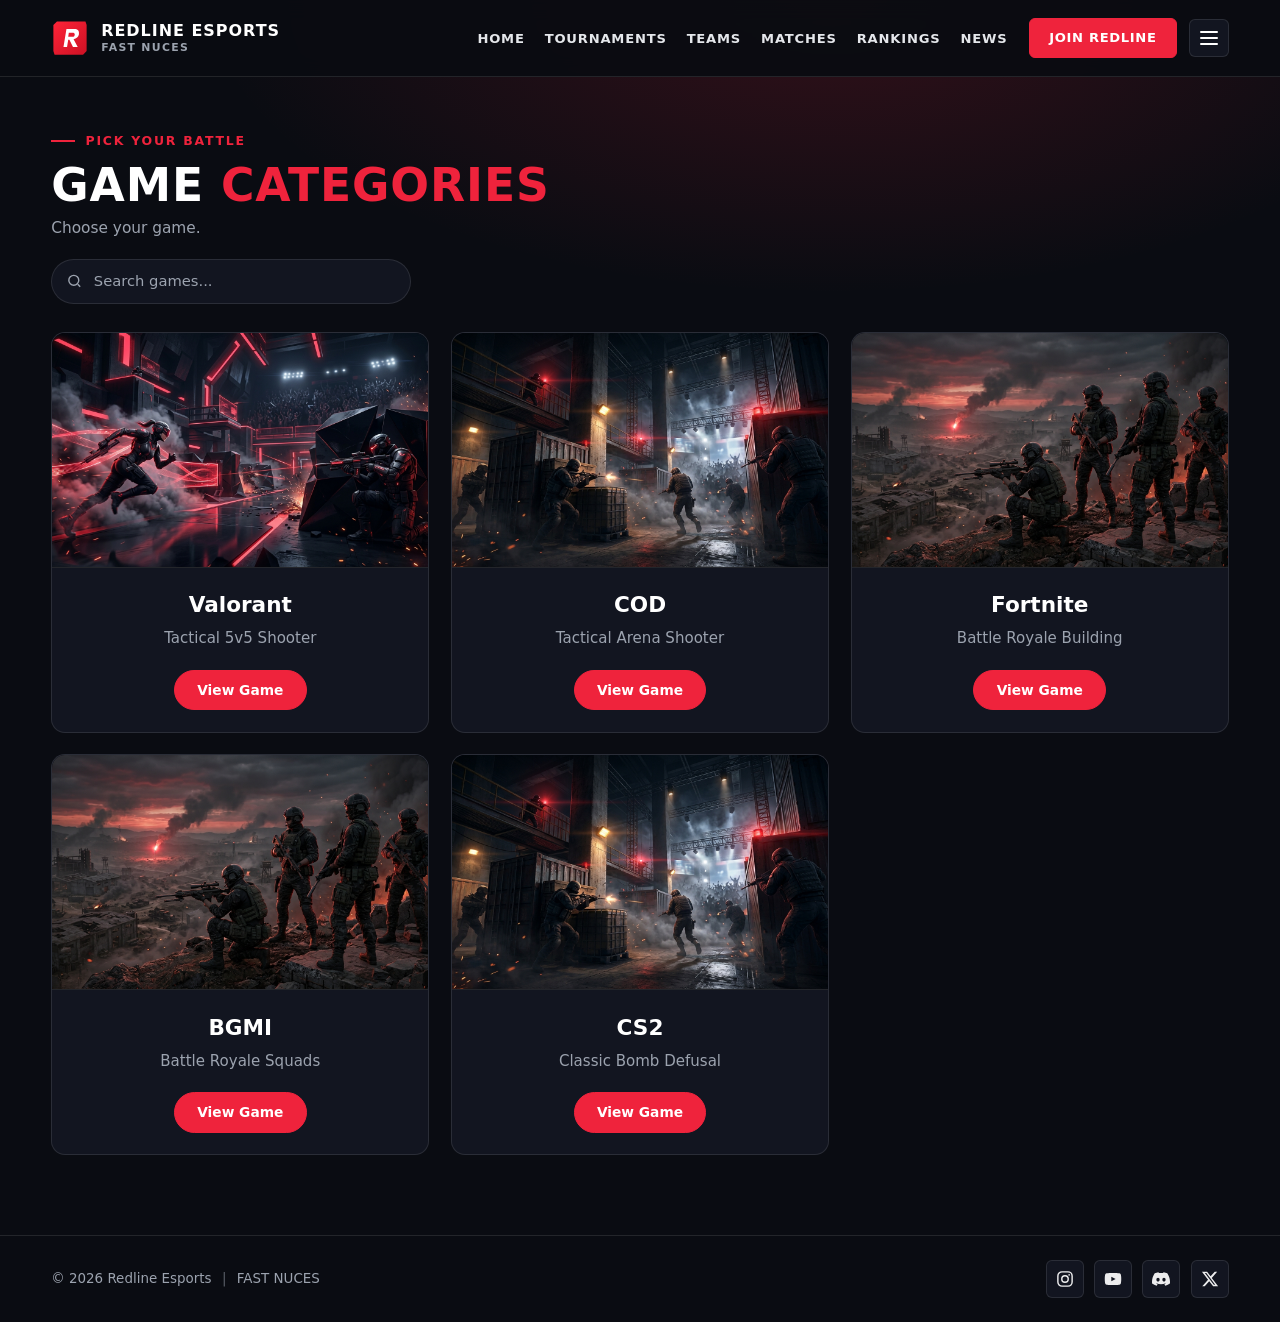
<file: pages/game-categories.html>
<!DOCTYPE html>
<html lang="en">
<head>
  <meta charset="UTF-8" />
  <meta name="viewport" content="width=device-width, initial-scale=1.0" />
  <title>Game Categories | Redline Esports</title>
  <link rel="icon" type="image/svg+xml" href="../images/redline-logo.svg" />
  <link rel="stylesheet" href="../css/style.css" />
  <link rel="stylesheet" href="../css/game-categories.css" />
</head>
<body>
  <header class="site-header">
    <div class="container header-inner">
      <a href="../index.html" class="brand" aria-label="Redline Esports Home">
        <img src="../images/redline-logo.svg" alt="Redline Esports Logo" class="brand-logo" />
        <div class="brand-text">
          <span class="brand-name">Redline Esports</span>
          <span class="brand-sub">FAST NUCES</span>
        </div>
      </a>

      <div class="header-right">
        <nav class="main-nav" aria-label="Primary Navigation">
          <ul class="nav-links">
            <li><a href="../index.html" class="nav-link">Home</a></li>
            <li><a href="tournaments.html" class="nav-link">Tournaments</a></li>
            <li><a href="teams.html" class="nav-link">Teams</a></li>
            <li><a href="match-results.html" class="nav-link">Matches</a></li>
            <li><a href="leaderboard.html" class="nav-link">Rankings</a></li>
            <li><a href="news.html" class="nav-link">News</a></li>
          </ul>
        </nav>

        <div class="header-controls">
          <button type="button" id="openJoinModal" class="btn-join">Join Redline</button>
          <button
            type="button"
            id="menuToggle"
            class="menu-toggle"
            aria-label="Show all pages"
            aria-expanded="false"
            aria-controls="pagesDropdown"
          >
            <span class="menu-toggle-bar"></span>
            <span class="menu-toggle-bar"></span>
            <span class="menu-toggle-bar"></span>
          </button>
        </div>
      </div>

      <div id="pagesDropdown" class="pages-dropdown" hidden>
        <ul class="dropdown-list">
          <li class="mobile-only-link"><a href="../index.html" class="dropdown-link">Home</a></li>
          <li><a href="tournaments.html" class="dropdown-link">Tournaments</a></li>
          <li><a href="teams.html" class="dropdown-link">Teams</a></li>
          <li><a href="team-registration.html" class="dropdown-link">Team Registration</a></li>
          <li><a href="player-profiles.html" class="dropdown-link">Player Profiles</a></li>
          <li><a href="match-schedule.html" class="dropdown-link">Match Schedule</a></li>
          <li><a href="match-results.html" class="dropdown-link">Match Results</a></li>
          <li><a href="game-categories.html" class="dropdown-link active" aria-current="page">Game Categories</a></li>
          <li><a href="leaderboard.html" class="dropdown-link">Leaderboard</a></li>
          <li><a href="university-rankings.html" class="dropdown-link">University Rankings</a></li>
          <li><a href="hall-of-fame.html" class="dropdown-link">Hall of Fame</a></li>
          <li><a href="news.html" class="dropdown-link">Gaming News</a></li>
          <li><a href="media-gallery.html" class="dropdown-link">Media Gallery</a></li>
          <li><a href="contact.html" class="dropdown-link">Contact Us</a></li>
          <li><a href="about.html" class="dropdown-link">About Us</a></li>
        </ul>
      </div>
    </div>
  </header>

  <main>
    <section class="categories-page">
      <div class="container">
        <div class="page-intro">
          <span class="page-eyebrow">Pick Your Battle</span>
          <h1 class="page-title">Game <span>Categories</span></h1>
          <p class="page-subtitle">Choose your game.</p>

          <div class="search-bar-wrap">
            <svg class="search-icon" viewBox="0 0 24 24" fill="none" stroke="currentColor" stroke-width="2" aria-hidden="true">
              <circle cx="11" cy="11" r="7"></circle>
              <line x1="20" y1="20" x2="16.65" y2="16.65"></line>
            </svg>
            <input
              type="search"
              id="gameSearchInput"
              class="category-search-input"
              placeholder="Search games..."
              aria-label="Search games"
            />
          </div>
        </div>

        <div id="categoryGrid" class="category-grid"></div>
        <p id="emptySearchState" class="empty-search-state" hidden>No games match your search. Try Valorant, COD, Fortnite, BGMI, or CS2.</p>
      </div>
    </section>
  </main>

  <footer class="site-footer">
    <div class="container footer-inner">
      <div class="footer-meta">
        <span>&copy; 2026 Redline Esports</span>
        <span class="footer-sep">|</span>
        <span>FAST NUCES</span>
      </div>

      <div class="social-row" aria-label="Social Media">
        <a href="https://www.instagram.com/" target="_blank" rel="noopener noreferrer" class="social-link" aria-label="Instagram" title="Instagram">
          <img src="../images/icons/instagram.svg" alt="Instagram" />
        </a>
        <a href="https://www.youtube.com/" target="_blank" rel="noopener noreferrer" class="social-link" aria-label="YouTube" title="YouTube">
          <img src="../images/icons/youtube.svg" alt="YouTube" />
        </a>
        <a href="https://discord.com/" target="_blank" rel="noopener noreferrer" class="social-link" aria-label="Discord" title="Discord">
          <img src="../images/icons/discord.svg" alt="Discord" />
        </a>
        <a href="https://x.com/" target="_blank" rel="noopener noreferrer" class="social-link" aria-label="X (formerly Twitter)" title="X">
          <img src="../images/icons/x.svg" alt="X" />
        </a>
      </div>
    </div>
  </footer>

  <!-- Join Redline Modal -->
  <div id="joinModal" class="modal-overlay" role="dialog" aria-modal="true" aria-labelledby="joinModalTitle" hidden>
    <div class="modal-card">
      <div class="modal-header">
        <h2 id="joinModalTitle" class="modal-title">Join <span>Redline</span></h2>
        <button type="button" class="modal-close" data-close-modal aria-label="Close modal">&times;</button>
      </div>
      <form id="joinForm" class="modal-form">
        <div class="form-group">
          <label for="joinName">Player or Team Name</label>
          <input type="text" id="joinName" required placeholder="e.g. Nuces Raptors" />
        </div>
        <div class="form-group">
          <label for="joinEmail">University Email</label>
          <input type="email" id="joinEmail" required placeholder="i263121@isb.nu.edu.pk" />
        </div>
        <div class="form-group">
          <label for="joinGame">Primary Game</label>
          <select id="joinGame" required>
            <option value="Valorant">Valorant</option>
            <option value="COD">COD</option>
            <option value="Fortnite">Fortnite</option>
            <option value="BGMI">BGMI</option>
            <option value="CS2">CS2</option>
          </select>
        </div>
        <button type="submit" class="btn-join">Submit Registration</button>
      </form>
      <p id="joinFeedback" class="modal-feedback" hidden></p>
    </div>
  </div>

  <script src="../js/main.js"></script>
  <script src="../js/games-data.js"></script>
  <script src="../js/game-categories.js"></script>
</body>
</html>
</file>
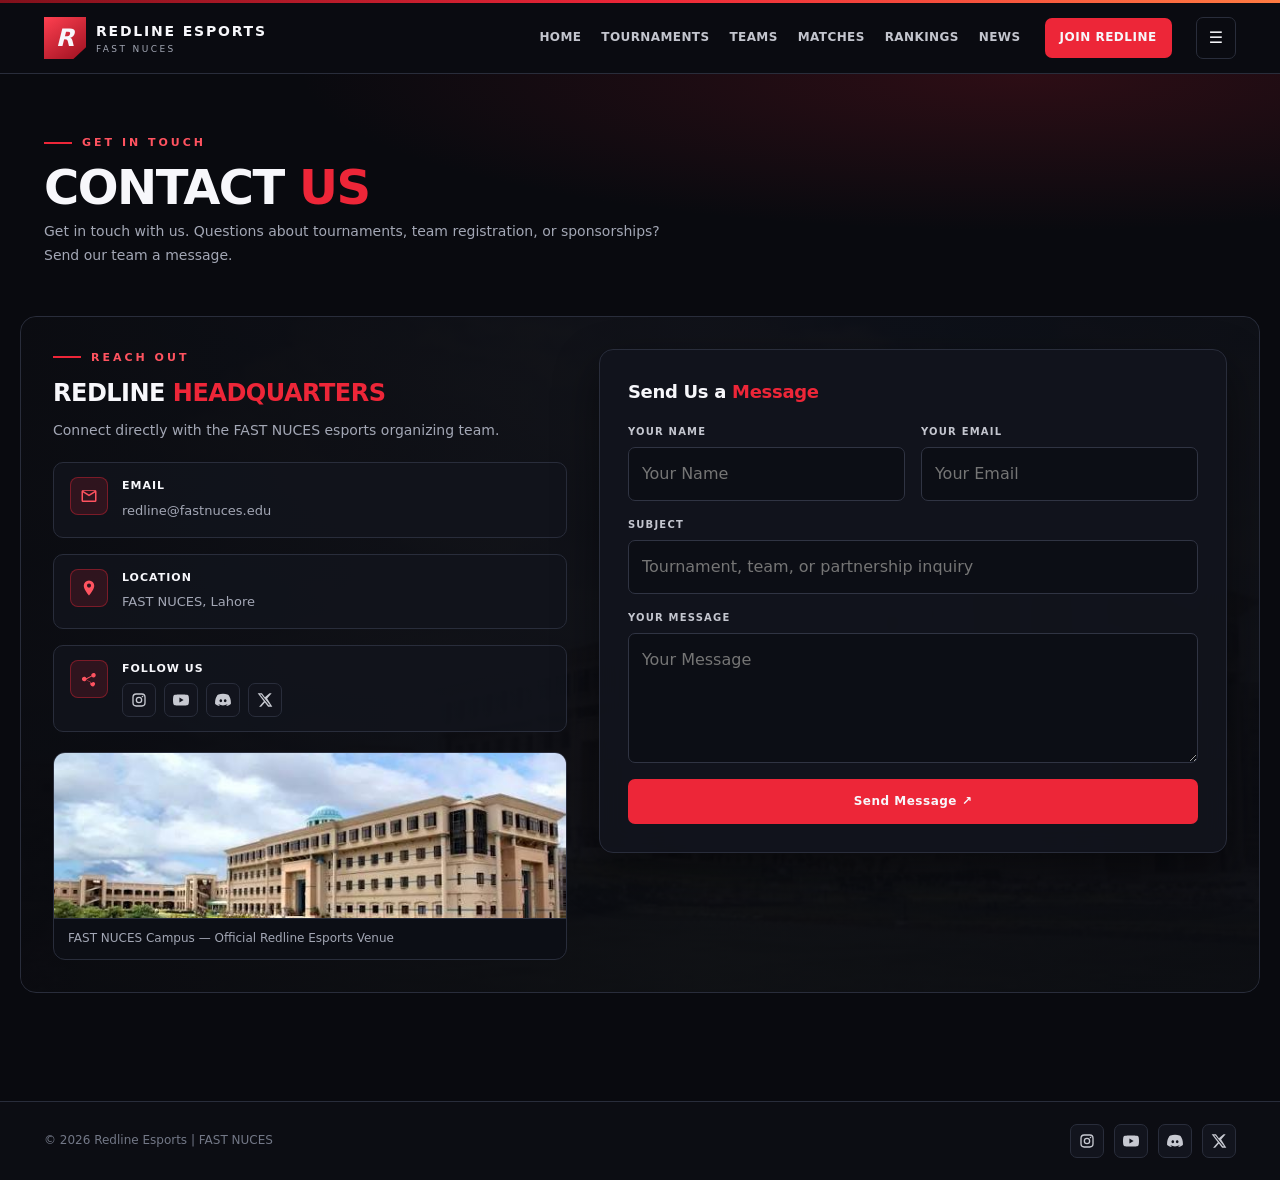
<file: pages/i263154_contact_us.html>
<!DOCTYPE html>
<html lang="en">
<head>
  <meta charset="UTF-8">
  <meta name="viewport" content="width=device-width, initial-scale=1.0">
  <meta name="theme-color" content="#090a0f">
  <title>Contact Us | REDLINE ESPORTS</title>

  <!-- ======================================================================
       CSS FILE LINK (Update path if moved into another folder on GitHub)
       ====================================================================== -->
  <link rel="stylesheet" href="../css/i263154_contact_us.css">
</head>
<body>

  <!-- Top Accent Line -->
  <div class="topline"></div>

  <!-- ======================================================================
       HEADER NAVIGATION
       Page links are left as "#" so you can connect them in GitHub later.
       ====================================================================== -->
  <header class="nav-wrap">
    <nav class="nav">
      <a class="brand" href="#">
        <span class="brandmark">R</span>
        <span>
          <strong>REDLINE ESPORTS</strong>
          <small>FAST NUCES</small>
        </span>
      </a>

      <div class="navlinks">
        <a href="#">HOME</a>
        <a href="#">TOURNAMENTS</a>
        <a href="#">TEAMS</a>
        <a href="#">MATCHES</a>
        <a href="#">RANKINGS</a>
        <a href="#">NEWS</a>
      </div>

      <a class="btn small" href="#">JOIN REDLINE</a>
      <button class="menu-btn" id="menuBtn" aria-label="Open All Pages Menu">&#9776;</button>
    </nav>

    <!-- 3-Bar All-Pages Dropdown Menu (Add your page hrefs later in GitHub) -->
    <div class="all-pages-menu" id="allPagesMenu">
      <div class="menu-title">All Pages</div>
      <div class="all-pages-list">
        <a href="#">Home</a>
        <a href="#">Tournaments</a>
        <a href="#">Teams</a>
        <a href="#">Team Registration</a>
        <a href="#">Player Profiles</a>
        <a href="#">Match Schedule</a>
        <a href="#">Match Results</a>
        <a href="#">Game Categories</a>
        <a href="#">Leaderboard</a>
        <a href="#">University Rankings</a>
        <a href="#">Hall of Fame</a>
        <a href="#">Gaming News</a>
        <a href="i263154_media_gallery.html">Media Gallery</a>
        <a href="#" class="active">Contact Us</a>
        <a href="#">About Us</a>
      </div>
    </div>
  </header>

  <!-- ======================================================================
       MAIN CONTENT: CONTACT US
       ====================================================================== -->
  <main>
    <!-- Page Hero -->
    <section class="pageHero">
      <div class="wrap">
        <div class="eyebrow">GET IN TOUCH</div>
        <h1 class="pageTitle">CONTACT <span class="red">US</span></h1>
        <p class="sub">Get in touch with us. Questions about tournaments, team registration, or sponsorships? Send our team a message.</p>
      </div>
    </section>

    <!-- Contact Section -->
    <section class="wrap section">
      <div class="contact-stage">
        <!-- ==================================================================
             IMAGE LINK 1 (Subtle Campus Background matching Prototype #14)
             Update src="..." if you move this image into /images/ on GitHub.
             ================================================================== -->
        <img class="contact-bg-img" src="../images/i263154_contact_us_image/contact-us-campus.jpg" alt="" aria-hidden="true">

        <div class="contact-grid">

          <!-- Left Column: Contact Info + Campus Photo -->
          <div class="contact-info-card">
            <div class="contact-info-head">
              <div class="eyebrow">REACH OUT</div>
              <h2>REDLINE <span class="red">HEADQUARTERS</span></h2>
              <p class="sub">Connect directly with the FAST NUCES esports organizing team.</p>
            </div>

            <div class="contact-list">
              <!-- Email -->
              <div class="contact-item">
                <div class="contact-icon" aria-hidden="true">
                  <svg viewBox="0 0 24 24">
                    <path d="M4 4h16a2 2 0 0 1 2 2v12a2 2 0 0 1-2 2H4a2 2 0 0 1-2-2V6a2 2 0 0 1 2-2Zm0 3.2V18h16V7.2l-8 5-8-5ZM12 10l8-5H4l8 5Z"/>
                  </svg>
                </div>
                <div>
                  <strong>Email</strong>
                  <span>redline@fastnuces.edu</span>
                </div>
              </div>

              <!-- Location -->
              <div class="contact-item">
                <div class="contact-icon" aria-hidden="true">
                  <svg viewBox="0 0 24 24">
                    <path d="M12 2a7 7 0 0 1 7 7c0 5.2-7 13-7 13S5 14.2 5 9a7 7 0 0 1 7-7Zm0 9.5A2.5 2.5 0 1 0 12 6a2.5 2.5 0 0 0 0 5.5Z"/>
                  </svg>
                </div>
                <div>
                  <strong>Location</strong>
                  <span>FAST NUCES, Lahore</span>
                </div>
              </div>

              <!-- Follow Us -->
              <div class="contact-item">
                <div class="contact-icon" aria-hidden="true">
                  <svg viewBox="0 0 24 24">
                    <path d="M18 16a3 3 0 0 0-2.4 1.2l-6.7-3.4a3.1 3.1 0 0 0 0-1.6l6.7-3.4A3 3 0 1 0 15 7a2.9 2.9 0 0 0 .1.7L8.4 11a3 3 0 1 0 0 2l6.7 3.4A3 3 0 1 0 18 16Z"/>
                  </svg>
                </div>
                <div>
                  <strong>Follow Us</strong>
                  <div class="contact-socials">
                    <a class="social-icon-link" href="https://www.instagram.com/" target="_blank" rel="noopener noreferrer" aria-label="Instagram" title="Instagram">
                      <svg viewBox="0 0 24 24" aria-hidden="true">
                        <path d="M7.75 2h8.5A5.75 5.75 0 0 1 22 7.75v8.5A5.75 5.75 0 0 1 16.25 22h-8.5A5.75 5.75 0 0 1 2 16.25v-8.5A5.75 5.75 0 0 1 7.75 2Zm0 2A3.75 3.75 0 0 0 4 7.75v8.5A3.75 3.75 0 0 0 7.75 20h8.5A3.75 3.75 0 0 0 20 16.25v-8.5A3.75 3.75 0 0 0 16.25 4h-8.5Zm9.5 1.5a1.25 1.25 0 1 1 0 2.5 1.25 1.25 0 0 1 0-2.5ZM12 7a5 5 0 1 1 0 10 5 5 0 0 1 0-10Zm0 2a3 3 0 1 0 0 6 3 3 0 0 0 0-6Z"/>
                      </svg>
                    </a>
                    <a class="social-icon-link" href="https://www.youtube.com/" target="_blank" rel="noopener noreferrer" aria-label="YouTube" title="YouTube">
                      <svg viewBox="0 0 24 24" aria-hidden="true">
                        <path d="M23.5 6.2a3 3 0 0 0-2.1-2.1C19.5 3.6 12 3.6 12 3.6s-7.5 0-9.4.5A3 3 0 0 0 .5 6.2 31.4 31.4 0 0 0 0 12a31.4 31.4 0 0 0 .5 5.8 3 3 0 0 0 2.1 2.1c1.9.5 9.4.5 9.4.5s7.5 0 9.4-.5a3 3 0 0 0 2.1-2.1A31.4 31.4 0 0 0 24 12a31.4 31.4 0 0 0-.5-5.8ZM9.6 15.6V8.4l6.3 3.6-6.3 3.6Z"/>
                      </svg>
                    </a>
                    <a class="social-icon-link" href="https://discord.com/" target="_blank" rel="noopener noreferrer" aria-label="Discord" title="Discord">
                      <svg viewBox="0 0 24 24" aria-hidden="true">
                        <path d="M20.3 4.4A19.8 19.8 0 0 0 15.4 3l-.2.5a18.3 18.3 0 0 1 4.4 1.4 15.5 15.5 0 0 0-15.2 0A18.3 18.3 0 0 1 8.8 3.5L8.6 3a19.8 19.8 0 0 0-4.9 1.4C.6 9-.2 13.5.2 18a20 20 0 0 0 6 3l.8-1.3a13 13 0 0 1-2-.9l.5-.4a14.2 14.2 0 0 0 13 0l.5.4a13 13 0 0 1-2 .9l.8 1.3a20 20 0 0 0 6-3c.5-5.2-.8-9.7-3.5-13.6ZM8.7 15.2c-1.1 0-2-1-2-2.2s.9-2.2 2-2.2 2 1 2 2.2-.9 2.2-2 2.2Zm6.6 0c-1.1 0-2-1-2-2.2s.9-2.2 2-2.2 2 1 2 2.2-.9 2.2-2 2.2Z"/>
                      </svg>
                    </a>
                    <a class="social-icon-link" href="https://x.com/" target="_blank" rel="noopener noreferrer" aria-label="X" title="X">
                      <svg viewBox="0 0 24 24" aria-hidden="true">
                        <path d="M18.9 2H22l-6.8 7.8L23 22h-6.3l-4.9-6.4L6.2 22H3.1l7.2-8.3L1 2h6.4l4.4 5.9L18.9 2Zm-1.1 18h1.7L6.4 3.9H4.6L17.8 20Z"/>
                      </svg>
                    </a>
                  </div>
                </div>
              </div>
            </div>

            <!-- ==============================================================
                 IMAGE LINK 2 (Campus Venue Card)
                 Update src="..." if you move this image into /images/ on GitHub.
                 ============================================================== -->
            <div class="campus-card">
              <img src="../images/i263154_contact_us_image/contact-us-campus.jpg" alt="FAST NUCES Lahore Campus">
              <div class="campus-caption">FAST NUCES Campus &mdash; Official Redline Esports Venue</div>
            </div>
          </div>

          <!-- Right Column: Contact Form -->
          <form class="formBox" id="contactForm" novalidate>
            <h3 class="form-title">Send Us a <span class="red">Message</span></h3>

            <div class="formGrid">
              <div class="field">
                <label for="contactName">Your Name</label>
                <input id="contactName" name="name" type="text" placeholder="Your Name" required>
              </div>

              <div class="field">
                <label for="contactEmail">Your Email</label>
                <input id="contactEmail" name="email" type="email" placeholder="Your Email" required>
              </div>

              <div class="field full">
                <label for="contactSubject">Subject</label>
                <input id="contactSubject" name="subject" type="text" placeholder="Tournament, team, or partnership inquiry">
              </div>

              <div class="field full">
                <label for="contactMessage">Your Message</label>
                <textarea id="contactMessage" name="message" placeholder="Your Message" required></textarea>
              </div>

              <div class="field full">
                <button class="btn full-width" type="submit">Send Message &nearr;</button>
              </div>
            </div>

            <!-- Validation / Success Message -->
            <div class="notice" id="formNotice"></div>
          </form>

        </div>
      </div>
    </section>
  </main>

  <!-- ======================================================================
       FOOTER (Copyright on left, Social logos on right)
       ====================================================================== -->
  <footer class="footer">
    <div class="wrap">
      <div class="footer-bar">
        <span>&copy; 2026 Redline Esports | FAST NUCES</span>

        <div class="footer-socials" aria-label="Social Media Links">
          <a class="social-icon-link" href="https://www.instagram.com/" target="_blank" rel="noopener noreferrer" aria-label="Instagram" title="Instagram">
            <svg viewBox="0 0 24 24" aria-hidden="true">
              <path d="M7.75 2h8.5A5.75 5.75 0 0 1 22 7.75v8.5A5.75 5.75 0 0 1 16.25 22h-8.5A5.75 5.75 0 0 1 2 16.25v-8.5A5.75 5.75 0 0 1 7.75 2Zm0 2A3.75 3.75 0 0 0 4 7.75v8.5A3.75 3.75 0 0 0 7.75 20h8.5A3.75 3.75 0 0 0 20 16.25v-8.5A3.75 3.75 0 0 0 16.25 4h-8.5Zm9.5 1.5a1.25 1.25 0 1 1 0 2.5 1.25 1.25 0 0 1 0-2.5ZM12 7a5 5 0 1 1 0 10 5 5 0 0 1 0-10Zm0 2a3 3 0 1 0 0 6 3 3 0 0 0 0-6Z"/>
            </svg>
          </a>
          <a class="social-icon-link" href="https://www.youtube.com/" target="_blank" rel="noopener noreferrer" aria-label="YouTube" title="YouTube">
            <svg viewBox="0 0 24 24" aria-hidden="true">
              <path d="M23.5 6.2a3 3 0 0 0-2.1-2.1C19.5 3.6 12 3.6 12 3.6s-7.5 0-9.4.5A3 3 0 0 0 .5 6.2 31.4 31.4 0 0 0 0 12a31.4 31.4 0 0 0 .5 5.8 3 3 0 0 0 2.1 2.1c1.9.5 9.4.5 9.4.5s7.5 0 9.4-.5a3 3 0 0 0 2.1-2.1A31.4 31.4 0 0 0 24 12a31.4 31.4 0 0 0-.5-5.8ZM9.6 15.6V8.4l6.3 3.6-6.3 3.6Z"/>
            </svg>
          </a>
          <a class="social-icon-link" href="https://discord.com/" target="_blank" rel="noopener noreferrer" aria-label="Discord" title="Discord">
            <svg viewBox="0 0 24 24" aria-hidden="true">
              <path d="M20.3 4.4A19.8 19.8 0 0 0 15.4 3l-.2.5a18.3 18.3 0 0 1 4.4 1.4 15.5 15.5 0 0 0-15.2 0A18.3 18.3 0 0 1 8.8 3.5L8.6 3a19.8 19.8 0 0 0-4.9 1.4C.6 9-.2 13.5.2 18a20 20 0 0 0 6 3l.8-1.3a13 13 0 0 1-2-.9l.5-.4a14.2 14.2 0 0 0 13 0l.5.4a13 13 0 0 1-2 .9l.8 1.3a20 20 0 0 0 6-3c.5-5.2-.8-9.7-3.5-13.6ZM8.7 15.2c-1.1 0-2-1-2-2.2s.9-2.2 2-2.2 2 1 2 2.2-.9 2.2-2 2.2Zm6.6 0c-1.1 0-2-1-2-2.2s.9-2.2 2-2.2 2 1 2 2.2-.9 2.2-2 2.2Z"/>
            </svg>
          </a>
          <a class="social-icon-link" href="https://x.com/" target="_blank" rel="noopener noreferrer" aria-label="X" title="X">
            <svg viewBox="0 0 24 24" aria-hidden="true">
              <path d="M18.9 2H22l-6.8 7.8L23 22h-6.3l-4.9-6.4L6.2 22H3.1l7.2-8.3L1 2h6.4l4.4 5.9L18.9 2Zm-1.1 18h1.7L6.4 3.9H4.6L17.8 20Z"/>
            </svg>
          </a>
        </div>
      </div>
    </div>
  </footer>

  <!-- ======================================================================
       JAVASCRIPT FILE LINK (Update path if moved into another folder on GitHub)
       ====================================================================== -->
  <script src="../js/i263154_contact_us.js"></script>
</body>
</html>
</file>
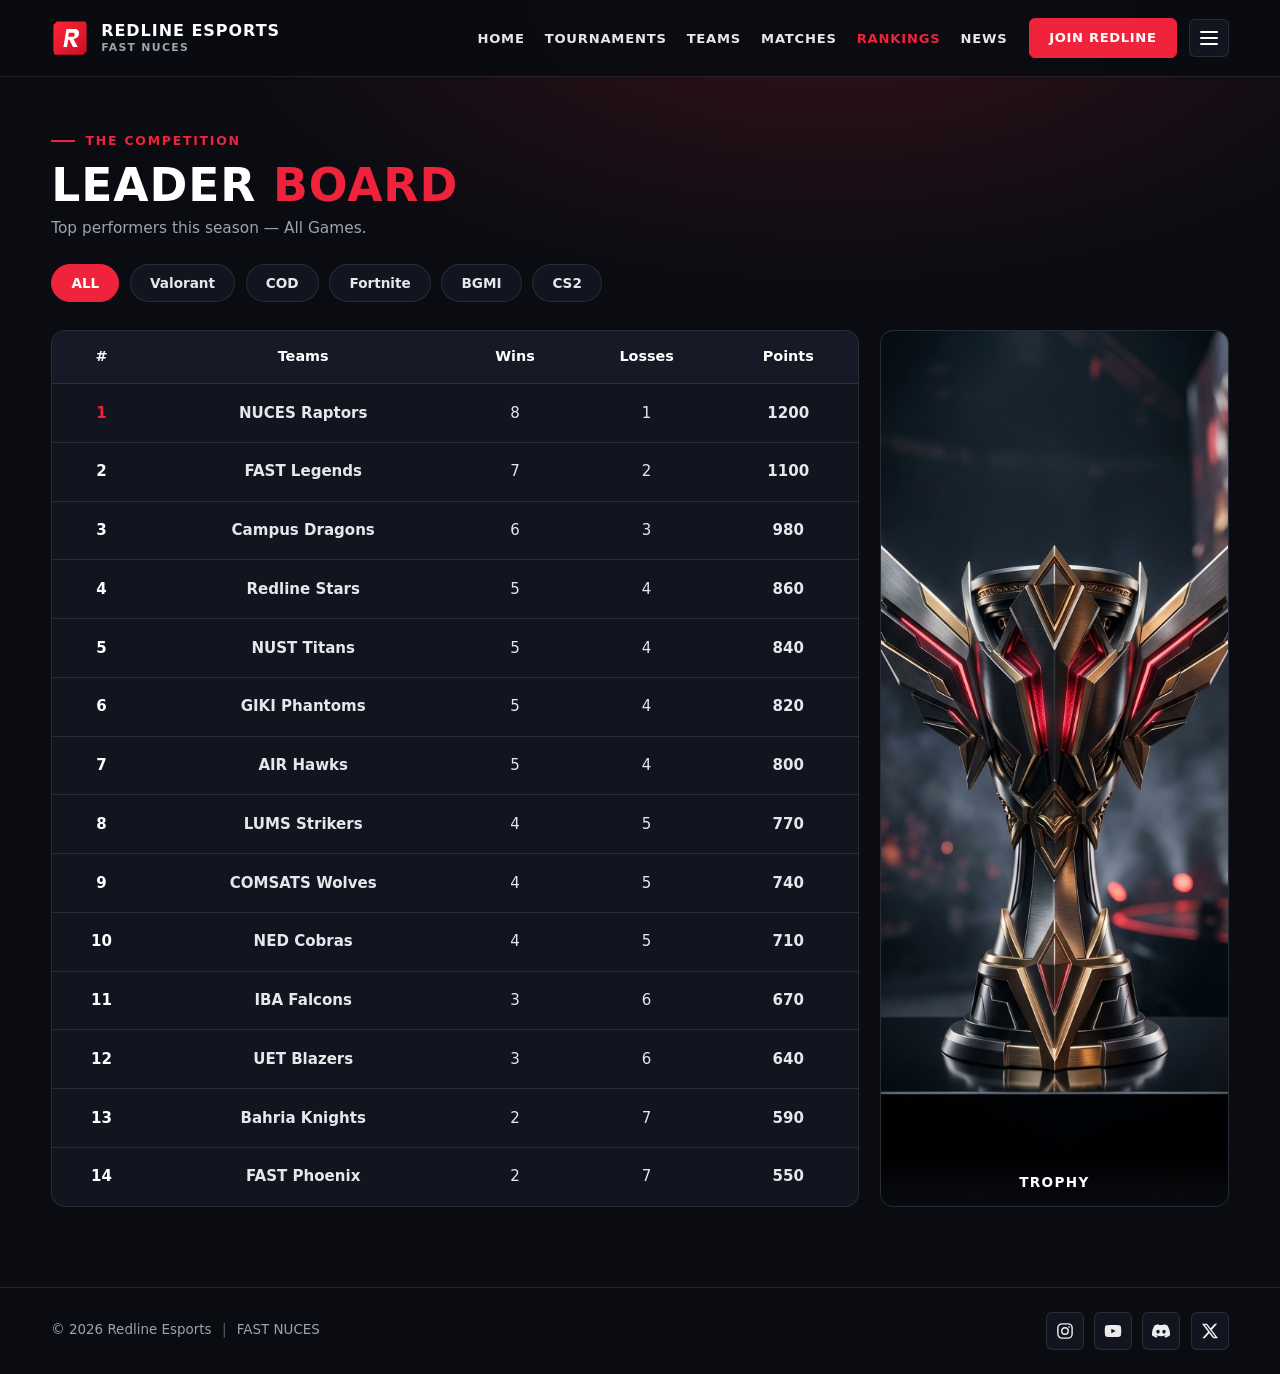
<file: pages/leaderboard.html>
<!DOCTYPE html>
<html lang="en">
<head>
  <meta charset="UTF-8" />
  <meta name="viewport" content="width=device-width, initial-scale=1.0" />
  <title>Valorant Ranked Leaderboard | Redline Esports</title>
  <link rel="icon" type="image/svg+xml" href="../images/redline-logo.svg" />
  <link rel="stylesheet" href="../css/style.css" />
  <link rel="stylesheet" href="../css/match-results.css" />
  <link rel="stylesheet" href="../css/game-categories.css" />
</head>
<body>
  <header class="site-header">
    <div class="container header-inner">
      <a href="../index.html" class="brand" aria-label="Redline Esports Home">
        <img src="../images/redline-logo.svg" alt="Redline Esports Logo" class="brand-logo" />
        <div class="brand-text">
          <span class="brand-name">Redline Esports</span>
          <span class="brand-sub">FAST NUCES</span>
        </div>
      </a>

      <div class="header-right">
        <nav class="main-nav" aria-label="Primary Navigation">
          <ul class="nav-links">
            <li><a href="../index.html" class="nav-link">Home</a></li>
            <li><a href="tournaments.html" class="nav-link">Tournaments</a></li>
            <li><a href="teams.html" class="nav-link">Teams</a></li>
            <li><a href="match-results.html" class="nav-link">Matches</a></li>
            <li><a href="leaderboard.html" class="nav-link active" aria-current="page">Rankings</a></li>
            <li><a href="news.html" class="nav-link">News</a></li>
          </ul>
        </nav>

        <div class="header-controls">
          <button type="button" id="openJoinModal" class="btn-join">Join Redline</button>
          <button
            type="button"
            id="menuToggle"
            class="menu-toggle"
            aria-label="Show all pages"
            aria-expanded="false"
            aria-controls="pagesDropdown"
          >
            <span class="menu-toggle-bar"></span>
            <span class="menu-toggle-bar"></span>
            <span class="menu-toggle-bar"></span>
          </button>
        </div>
      </div>

      <div id="pagesDropdown" class="pages-dropdown" hidden>
        <ul class="dropdown-list">
          <li class="mobile-only-link"><a href="../index.html" class="dropdown-link">Home</a></li>
          <li><a href="tournaments.html" class="dropdown-link">Tournaments</a></li>
          <li><a href="teams.html" class="dropdown-link">Teams</a></li>
          <li><a href="team-registration.html" class="dropdown-link">Team Registration</a></li>
          <li><a href="player-profiles.html" class="dropdown-link">Player Profiles</a></li>
          <li><a href="match-schedule.html" class="dropdown-link">Match Schedule</a></li>
          <li><a href="match-results.html" class="dropdown-link">Match Results</a></li>
          <li><a href="game-categories.html" class="dropdown-link">Game Categories</a></li>
          <li><a href="leaderboard.html" class="dropdown-link active" aria-current="page">Leaderboard</a></li>
          <li><a href="university-rankings.html" class="dropdown-link">University Rankings</a></li>
          <li><a href="hall-of-fame.html" class="dropdown-link">Hall of Fame</a></li>
          <li><a href="news.html" class="dropdown-link">Gaming News</a></li>
          <li><a href="media-gallery.html" class="dropdown-link">Media Gallery</a></li>
          <li><a href="contact.html" class="dropdown-link">Contact Us</a></li>
          <li><a href="about.html" class="dropdown-link">About Us</a></li>
        </ul>
      </div>
    </div>
  </header>

  <main>
    <section class="hub-page">
      <div class="container">
        <div class="page-intro">
          <span class="page-eyebrow">The Competition</span>
          <h1 class="page-title">Leader <span>Board</span></h1>
          <p class="page-subtitle">Top performers this season.</p>

          <div class="game-filters" role="group" aria-label="Filter leaderboard by game">
            <button type="button" class="filter-pill is-active" data-game="all">ALL</button>
            <button type="button" class="filter-pill" data-game="Valorant">Valorant</button>
            <button type="button" class="filter-pill" data-game="COD">COD</button>
            <button type="button" class="filter-pill" data-game="Fortnite">Fortnite</button>
            <button type="button" class="filter-pill" data-game="BGMI">BGMI</button>
            <button type="button" class="filter-pill" data-game="CS2">CS2</button>
          </div>
        </div>

        <div id="leaderboardContent"></div>
      </div>
    </section>
  </main>

  <footer class="site-footer">
    <div class="container footer-inner">
      <div class="footer-meta">
        <span>&copy; 2026 Redline Esports</span>
        <span class="footer-sep">|</span>
        <span>FAST NUCES</span>
      </div>

      <div class="social-row" aria-label="Social Media">
        <a href="https://www.instagram.com/" target="_blank" rel="noopener noreferrer" class="social-link" aria-label="Instagram" title="Instagram">
          <img src="../images/icons/instagram.svg" alt="Instagram" />
        </a>
        <a href="https://www.youtube.com/" target="_blank" rel="noopener noreferrer" class="social-link" aria-label="YouTube" title="YouTube">
          <img src="../images/icons/youtube.svg" alt="YouTube" />
        </a>
        <a href="https://discord.com/" target="_blank" rel="noopener noreferrer" class="social-link" aria-label="Discord" title="Discord">
          <img src="../images/icons/discord.svg" alt="Discord" />
        </a>
        <a href="https://x.com/" target="_blank" rel="noopener noreferrer" class="social-link" aria-label="X (formerly Twitter)" title="X">
          <img src="../images/icons/x.svg" alt="X" />
        </a>
      </div>
    </div>
  </footer>

  <!-- Join Redline Modal -->
  <div id="joinModal" class="modal-overlay" role="dialog" aria-modal="true" aria-labelledby="joinModalTitle" hidden>
    <div class="modal-card">
      <div class="modal-header">
        <h2 id="joinModalTitle" class="modal-title">Join <span>Redline</span></h2>
        <button type="button" class="modal-close" data-close-modal aria-label="Close modal">&times;</button>
      </div>
      <form id="joinForm" class="modal-form">
        <div class="form-group">
          <label for="joinName">Player or Team Name</label>
          <input type="text" id="joinName" required placeholder="e.g. Nuces Raptors" />
        </div>
        <div class="form-group">
          <label for="joinEmail">University Email</label>
          <input type="email" id="joinEmail" required placeholder="i263121@isb.nu.edu.pk" />
        </div>
        <div class="form-group">
          <label for="joinGame">Primary Game</label>
          <select id="joinGame" required>
            <option value="Valorant">Valorant</option>
            <option value="COD">COD</option>
            <option value="Fortnite">Fortnite</option>
            <option value="BGMI">BGMI</option>
            <option value="CS2">CS2</option>
          </select>
        </div>
        <button type="submit" class="btn-join">Submit Registration</button>
      </form>
      <p id="joinFeedback" class="modal-feedback" hidden></p>
    </div>
  </div>

  <script src="../js/main.js"></script>
  <script src="../js/games-data.js"></script>
  <script src="../js/leaderboard.js"></script>
</body>
</html>
</file>
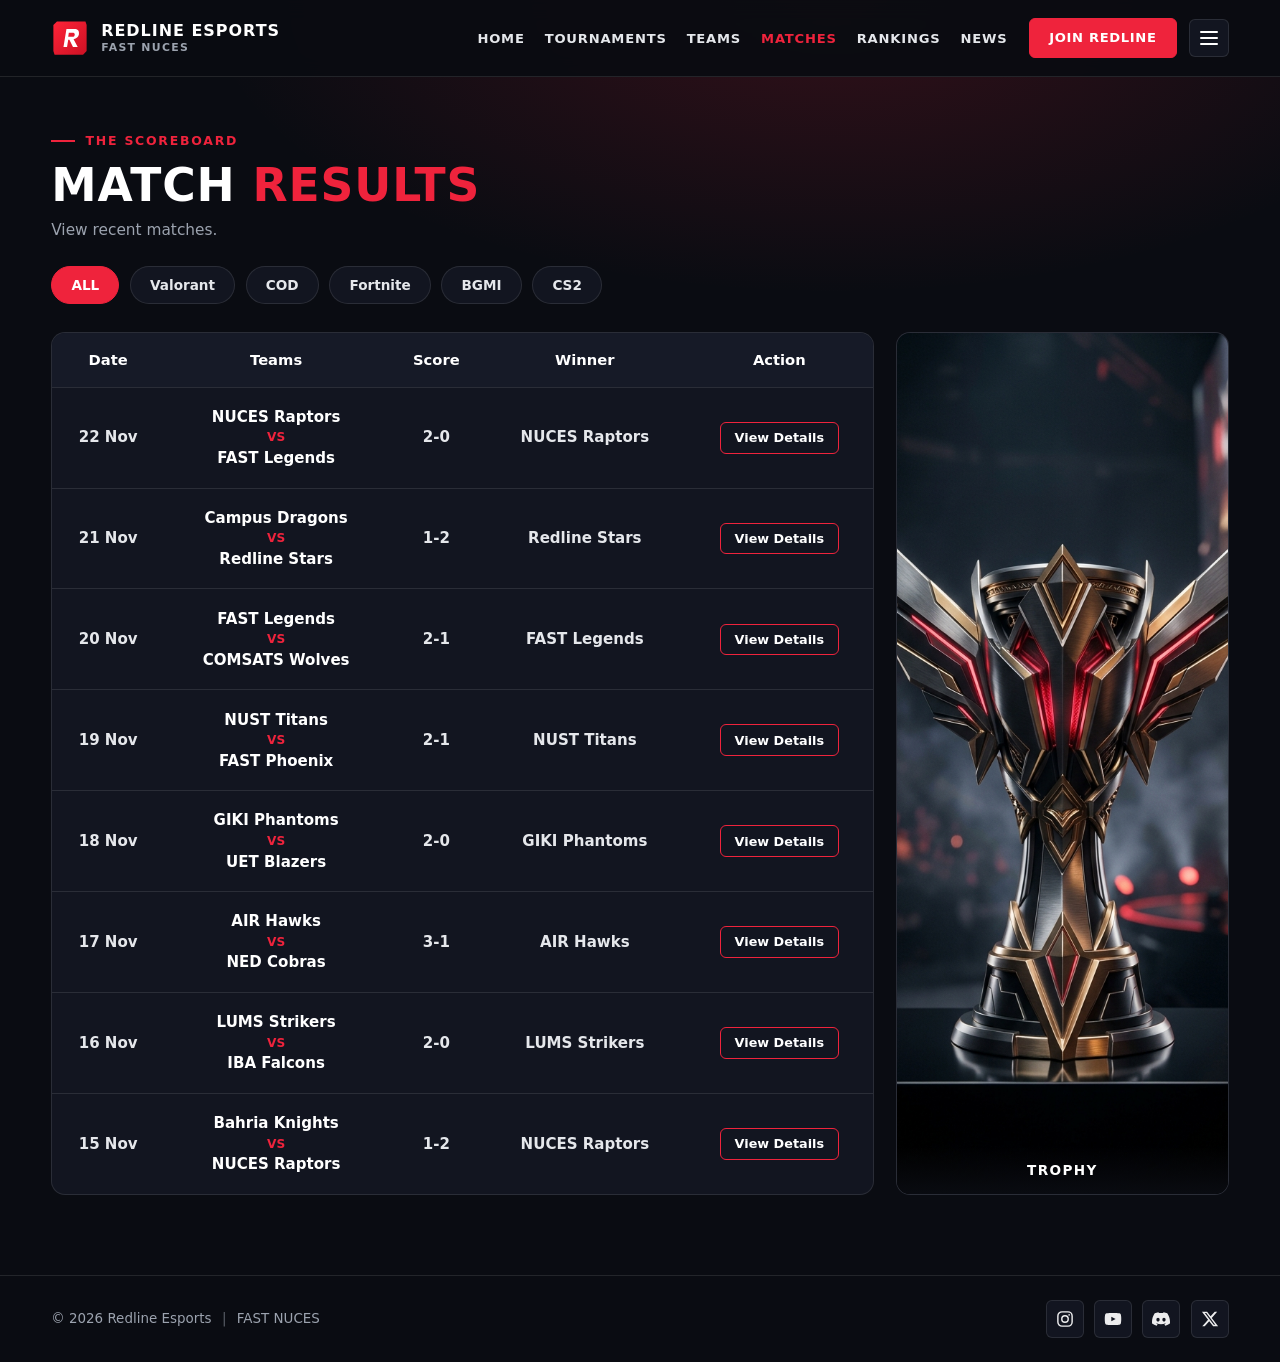
<file: pages/match-results.html>
<!DOCTYPE html>
<html lang="en">
<head>
  <meta charset="UTF-8" />
  <meta name="viewport" content="width=device-width, initial-scale=1.0" />
  <title>Match Results | Redline Esports</title>
  <link rel="icon" type="image/svg+xml" href="../images/redline-logo.svg" />
  <link rel="stylesheet" href="../css/style.css" />
  <link rel="stylesheet" href="../css/match-results.css" />
  <link rel="stylesheet" href="../css/match-details.css" />
</head>
<body>
  <header class="site-header">
    <div class="container header-inner">
      <a href="../index.html" class="brand" aria-label="Redline Esports Home">
        <img src="../images/redline-logo.svg" alt="Redline Esports Logo" class="brand-logo" />
        <div class="brand-text">
          <span class="brand-name">Redline Esports</span>
          <span class="brand-sub">FAST NUCES</span>
        </div>
      </a>

      <div class="header-right">
        <nav class="main-nav" aria-label="Primary Navigation">
          <ul class="nav-links">
            <li><a href="../index.html" class="nav-link">Home</a></li>
            <li><a href="tournaments.html" class="nav-link">Tournaments</a></li>
            <li><a href="teams.html" class="nav-link">Teams</a></li>
            <li><a href="match-results.html" class="nav-link active" aria-current="page">Matches</a></li>
            <li><a href="leaderboard.html" class="nav-link">Rankings</a></li>
            <li><a href="news.html" class="nav-link">News</a></li>
          </ul>
        </nav>

        <div class="header-controls">
          <button type="button" id="openJoinModal" class="btn-join">Join Redline</button>
          <button
            type="button"
            id="menuToggle"
            class="menu-toggle"
            aria-label="Show all pages"
            aria-expanded="false"
            aria-controls="pagesDropdown"
          >
            <span class="menu-toggle-bar"></span>
            <span class="menu-toggle-bar"></span>
            <span class="menu-toggle-bar"></span>
          </button>
        </div>
      </div>

      <div id="pagesDropdown" class="pages-dropdown" hidden>
        <ul class="dropdown-list">
          <li class="mobile-only-link"><a href="../index.html" class="dropdown-link">Home</a></li>
          <li><a href="tournaments.html" class="dropdown-link">Tournaments</a></li>
          <li><a href="teams.html" class="dropdown-link">Teams</a></li>
          <li><a href="team-registration.html" class="dropdown-link">Team Registration</a></li>
          <li><a href="player-profiles.html" class="dropdown-link">Player Profiles</a></li>
          <li><a href="match-schedule.html" class="dropdown-link">Match Schedule</a></li>
          <li><a href="match-results.html" class="dropdown-link active" aria-current="page">Match Results</a></li>
          <li><a href="game-categories.html" class="dropdown-link">Game Categories</a></li>
          <li><a href="leaderboard.html" class="dropdown-link">Leaderboard</a></li>
          <li><a href="university-rankings.html" class="dropdown-link">University Rankings</a></li>
          <li><a href="hall-of-fame.html" class="dropdown-link">Hall of Fame</a></li>
          <li><a href="news.html" class="dropdown-link">Gaming News</a></li>
          <li><a href="media-gallery.html" class="dropdown-link">Media Gallery</a></li>
          <li><a href="contact.html" class="dropdown-link">Contact Us</a></li>
          <li><a href="about.html" class="dropdown-link">About Us</a></li>
        </ul>
      </div>
    </div>
  </header>

  <main>
    <!-- Main View: Match Results -->
    <section id="resultsView" class="results-page">
      <div class="container">
        <div class="page-intro">
          <span class="page-eyebrow">The Scoreboard</span>
          <h1 class="page-title">Match <span>Results</span></h1>
          <p class="page-subtitle">View recent matches.</p>

          <div class="game-filters" role="group" aria-label="Filter matches by game">
            <button type="button" class="filter-pill is-active" data-game="all">ALL</button>
            <button type="button" class="filter-pill" data-game="Valorant">Valorant</button>
            <button type="button" class="filter-pill" data-game="COD">COD</button>
            <button type="button" class="filter-pill" data-game="Fortnite">Fortnite</button>
            <button type="button" class="filter-pill" data-game="BGMI">BGMI</button>
            <button type="button" class="filter-pill" data-game="CS2">CS2</button>
          </div>
        </div>

        <div class="results-layout">
          <div class="table-card">
            <table class="matches-table">
              <thead>
                <tr>
                  <th scope="col">Date</th>
                  <th scope="col">Teams</th>
                  <th scope="col">Score</th>
                  <th scope="col">Winner</th>
                  <th scope="col">Action</th>
                </tr>
              </thead>
              <tbody id="matchesTableBody"></tbody>
            </table>
          </div>

          <aside class="trophy-card" aria-label="Tournament Trophy">
            <img src="../images/trophy.jpg" alt="Redline Esports Championship Trophy" class="trophy-image" />
            <span class="trophy-caption">Trophy</span>
          </aside>
        </div>
      </div>
    </section>

    <!-- Connected Detail View: Match Details (Prototype Screen) -->
    <section id="detailsView" class="details-page" hidden>
      <div class="container">
        <div class="details-top-bar">
          <div>
            <span class="page-eyebrow">The Scoreboard</span>
            <h1 class="page-title">Match <span>Details</span></h1>
          </div>
          <button type="button" id="backToResultsBtn" class="btn-back">&larr; Back to Match Results</button>
        </div>

        <div class="details-panel">
          <div class="details-media-col">
            <div class="details-image-box">
              <img id="matchImage" src="../images/matches/valorant-match.jpg" alt="Match Arena Visual" />
            </div>
            <a id="leaderboardLink" href="leaderboard.html" class="btn-leaderboard">
              See Valorant Leaderboard
            </a>
          </div>

          <div class="details-info-col">
            <h2 id="matchTeams" class="matchup-heading"></h2>

            <div class="match-stats-list">
              <div class="stat-line">
                <span class="stat-label">Score:</span>
                <span id="matchScore" class="stat-value"></span>
              </div>
              <div class="stat-line">
                <span class="stat-label">Date:</span>
                <span id="matchDate" class="stat-value"></span>
              </div>
              <div class="stat-line">
                <span class="stat-label">Map:</span>
                <span id="matchMap" class="stat-value"></span>
              </div>
            </div>

            <div class="top-player-section">
              <span class="top-player-label">Top Player:</span>
              <div class="top-player-card">
                <img src="../images/player-avatar.svg" alt="Top Player Avatar" class="player-avatar" />
                <span id="matchTopPlayer" class="top-player-name"></span>
              </div>
            </div>
          </div>
        </div>
      </div>
    </section>
  </main>

  <footer class="site-footer">
    <div class="container footer-inner">
      <div class="footer-meta">
        <span>&copy; 2026 Redline Esports</span>
        <span class="footer-sep">|</span>
        <span>FAST NUCES</span>
      </div>

      <div class="social-row" aria-label="Social Media">
        <a href="https://www.instagram.com/" target="_blank" rel="noopener noreferrer" class="social-link" aria-label="Instagram" title="Instagram">
          <img src="../images/icons/instagram.svg" alt="Instagram" />
        </a>
        <a href="https://www.youtube.com/" target="_blank" rel="noopener noreferrer" class="social-link" aria-label="YouTube" title="YouTube">
          <img src="../images/icons/youtube.svg" alt="YouTube" />
        </a>
        <a href="https://discord.com/" target="_blank" rel="noopener noreferrer" class="social-link" aria-label="Discord" title="Discord">
          <img src="../images/icons/discord.svg" alt="Discord" />
        </a>
        <a href="https://x.com/" target="_blank" rel="noopener noreferrer" class="social-link" aria-label="X (formerly Twitter)" title="X">
          <img src="../images/icons/x.svg" alt="X" />
        </a>
      </div>
    </div>
  </footer>

  <!-- Join Redline Modal -->
  <div id="joinModal" class="modal-overlay" role="dialog" aria-modal="true" aria-labelledby="joinModalTitle" hidden>
    <div class="modal-card">
      <div class="modal-header">
        <h2 id="joinModalTitle" class="modal-title">Join <span>Redline</span></h2>
        <button type="button" class="modal-close" data-close-modal aria-label="Close modal">&times;</button>
      </div>
      <form id="joinForm" class="modal-form">
        <div class="form-group">
          <label for="joinName">Player or Team Name</label>
          <input type="text" id="joinName" required placeholder="e.g. Nuces Raptors" />
        </div>
        <div class="form-group">
          <label for="joinEmail">University Email</label>
          <input type="email" id="joinEmail" required placeholder="i263121@isb.nu.edu.pk" />
        </div>
        <div class="form-group">
          <label for="joinGame">Primary Game</label>
          <select id="joinGame" required>
            <option value="Valorant">Valorant</option>
            <option value="COD">COD</option>
            <option value="Fortnite">Fortnite</option>
            <option value="BGMI">BGMI</option>
            <option value="CS2">CS2</option>
          </select>
        </div>
        <button type="submit" class="btn-join">Submit Registration</button>
      </form>
      <p id="joinFeedback" class="modal-feedback" hidden></p>
    </div>
  </div>

  <script src="../js/main.js"></script>
  <script src="../js/matches-data.js"></script>
  <script src="../js/match-results.js"></script>
</body>
</html>
</file>
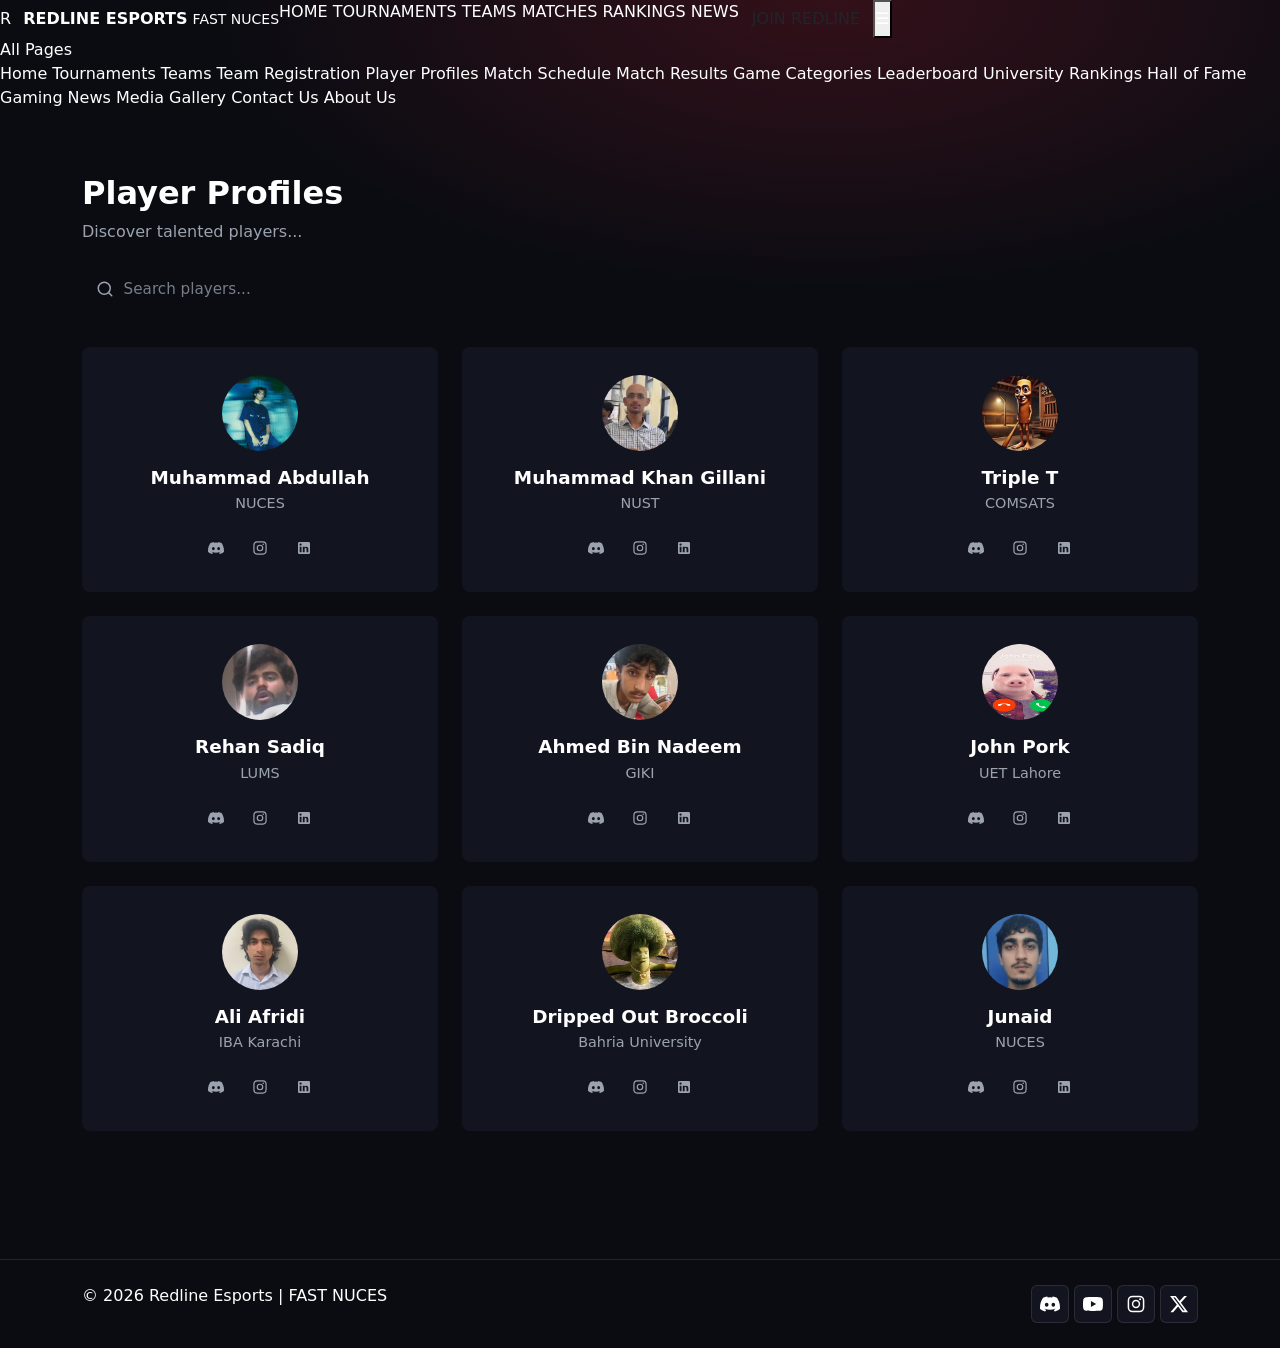
<file: pages/players.html>
<!DOCTYPE html>
<html lang="en">
<head>
    <meta charset="UTF-8">
    <meta name="viewport" content="width=device-width, initial-scale=1.0">
    <title>Player Profiles | Redline Esports</title>

    <!-- Bootstrap 5 CSS -->
    <link href="https://cdn.jsdelivr.net/npm/bootstrap@5.3.3/dist/css/bootstrap.min.css" rel="stylesheet">
    <!-- Shared & Page Styles -->
    <link rel="stylesheet" href="../css/style.css">
    <link rel="stylesheet" href="../css/players.css">
</head>
<body>
    <!-- Top Accent Line -->
    <div class="topline"></div>

    <!-- Shared Header (reusable across pages) -->
    <header class="nav-wrap">
        <nav class="nav" aria-label="Primary Navigation">
            <a class="brand" href="../index.html">
                <span class="brandmark">R</span>
                <span>
                    <strong>REDLINE ESPORTS</strong>
                    <small>FAST NUCES</small>
                </span>
            </a>

            <div class="navlinks">
                <a href="../index.html">HOME</a>
                <a href="tournaments.html">TOURNAMENTS</a>
                <a href="teams.html">TEAMS</a>
                <a href="schedule.html">MATCHES</a>
                <a href="leaderboard.html">RANKINGS</a>
                <a href="gaming-news.html">NEWS</a>
            </div>

            <a class="btn small" href="register.html">JOIN REDLINE</a>
            <button class="menu-btn" id="menuBtn" aria-label="Open All Pages Menu">&#9776;</button>
        </nav>

        <!-- 3-Bar All-Pages Dropdown Menu -->
        <div class="all-pages-menu" id="allPagesMenu">
            <div class="menu-title">All Pages</div>
            <div class="all-pages-list">
                <a href="../index.html">Home</a>
                <a href="tournaments.html">Tournaments</a>
                <a href="teams.html">Teams</a>
                <a href="register.html">Team Registration</a>
                <a href="players.html" class="active">Player Profiles</a>
                <a href="schedule.html">Match Schedule</a>
                <a href="match-results.html">Match Results</a>
                <a href="game-categories.html">Game Categories</a>
                <a href="leaderboard.html">Leaderboard</a>
                <a href="university-rankings.html">University Rankings</a>
                <a href="hall-of-fame.html">Hall of Fame</a>
                <a href="gaming-news.html">Gaming News</a>
                <a href="i263154_media_gallery.html">Media Gallery</a>
                <a href="i263154_contact_us.html">Contact Us</a>
                <a href="about-us.html">About Us</a>
            </div>
        </div>
    </header>

    <!-- Main Content: Player Profiles -->
    <main>
        <section class="players-section">
            <div class="container">
                <div class="players-header">
                    <h1 class="players-title">Player Profiles</h1>
                    <p class="players-subtitle">Discover talented players...</p>

                    <div class="search-box">
                        <span class="search-icon" aria-hidden="true">
                            <svg width="18" height="18" viewBox="0 0 24 24" fill="none" stroke="currentColor" stroke-width="2" stroke-linecap="round" stroke-linejoin="round">
                                <circle cx="11" cy="11" r="8"></circle>
                                <line x1="21" y1="21" x2="16.65" y2="16.65"></line>
                            </svg>
                        </span>
                        <input
                            type="search"
                            id="playerSearch"
                            class="form-control search-input"
                            placeholder="Search players..."
                            aria-label="Search players"
                        >
                    </div>
                </div>

                <!-- Player cards are generated dynamically by js/players.js -->
                <div id="playersGrid" class="players-grid"></div>

                <p id="noPlayersMessage" class="no-players d-none" role="status">No players found</p>
            </div>
        </section>
    </main>

    <!-- Shared Footer (reusable across pages) -->
    <footer class="site-footer">
        <div class="container">
            <div class="d-flex flex-column flex-sm-row justify-content-between align-items-center gap-3">
                <p class="footer-copy">&copy; 2026 Redline Esports | FAST NUCES</p>
                <div class="footer-socials" aria-label="Social Media Links">
                    <a href="https://discord.com" target="_blank" rel="noopener noreferrer" class="social-link" aria-label="Discord">
                        <svg width="20" height="20" viewBox="0 0 24 24" fill="currentColor" aria-hidden="true">
                            <path d="M20.317 4.37a19.79 19.79 0 0 0-4.885-1.515.074.074 0 0 0-.079.037c-.21.375-.444.864-.608 1.25a18.27 18.27 0 0 0-5.487 0 12.64 12.64 0 0 0-.617-1.25.077.077 0 0 0-.079-.037A19.736 19.736 0 0 0 3.677 4.37a.07.07 0 0 0-.032.027C.533 9.046-.32 13.58.099 18.057a.082.082 0 0 0 .031.057 19.9 19.9 0 0 0 5.993 3.03.078.078 0 0 0 .084-.028c.462-.63.874-1.295 1.226-1.994a.076.076 0 0 0-.041-.106 13.107 13.107 0 0 1-1.872-.892.077.077 0 0 1-.008-.128c.126-.094.252-.192.372-.292a.074.074 0 0 1 .077-.01c3.928 1.793 8.18 1.793 12.061 0a.074.074 0 0 1 .078.01c.12.099.246.198.373.292a.077.077 0 0 1-.006.127 12.3 12.3 0 0 1-1.873.892.077.077 0 0 0-.041.107c.36.698.772 1.362 1.225 1.993a.076.076 0 0 0 .084.028 19.84 19.84 0 0 0 6.002-3.03.077.077 0 0 0 .032-.054c.5-5.177-.838-9.674-3.549-13.66a.061.061 0 0 0-.031-.029ZM8.02 15.33c-1.183 0-2.157-1.085-2.157-2.419 0-1.333.956-2.419 2.157-2.419 1.21 0 2.176 1.096 2.157 2.42 0 1.333-.956 2.418-2.157 2.418Zm7.975 0c-1.183 0-2.157-1.085-2.157-2.419 0-1.333.955-2.419 2.157-2.419 1.21 0 2.176 1.096 2.157 2.42 0 1.333-.946 2.418-2.157 2.418Z"/>
                        </svg>
                    </a>
                    <a href="https://www.youtube.com" target="_blank" rel="noopener noreferrer" class="social-link" aria-label="YouTube">
                        <svg width="20" height="20" viewBox="0 0 24 24" fill="currentColor" aria-hidden="true">
                            <path d="M23.498 6.186a2.997 2.997 0 0 0-2.111-2.123C19.524 3.56 12 3.56 12 3.56s-7.524 0-9.387.503A2.997 2.997 0 0 0 .502 6.186C0 8.06 0 12 0 12s0 3.94.502 5.814a2.997 2.997 0 0 0 2.111 2.123c1.863.503 9.387.503 9.387.503s7.524 0 9.387-.503a2.997 2.997 0 0 0 2.111-2.123C24 15.94 24 12 24 12s0-3.94-.502-5.814ZM9.545 15.568V8.432L15.818 12l-6.273 3.568Z"/>
                        </svg>
                    </a>
                    <a href="https://www.instagram.com" target="_blank" rel="noopener noreferrer" class="social-link" aria-label="Instagram">
                        <svg width="20" height="20" viewBox="0 0 24 24" fill="currentColor" aria-hidden="true">
                            <path d="M7.75 2h8.5A5.75 5.75 0 0 1 22 7.75v8.5A5.75 5.75 0 0 1 16.25 22h-8.5A5.75 5.75 0 0 1 2 16.25v-8.5A5.75 5.75 0 0 1 7.75 2Zm0 1.8A3.95 3.95 0 0 0 3.8 7.75v8.5a3.95 3.95 0 0 0 3.95 3.95h8.5a3.95 3.95 0 0 0 3.95-3.95v-8.5a3.95 3.95 0 0 0-3.95-3.95h-8.5Zm9.15 1.35a1.15 1.15 0 1 1 0 2.3 1.15 1.15 0 0 1 0-2.3ZM12 7a5 5 0 1 1 0 10 5 5 0 0 1 0-10Zm0 1.8a3.2 3.2 0 1 0 0 6.4 3.2 3.2 0 0 0 0-6.4Z"/>
                        </svg>
                    </a>
                    <a href="https://x.com" target="_blank" rel="noopener noreferrer" class="social-link" aria-label="X">
                        <svg width="20" height="20" viewBox="0 0 24 24" fill="currentColor" aria-hidden="true">
                            <path d="M18.244 2.25h3.308l-7.227 8.26 8.502 11.24H16.17l-5.214-6.817L4.99 21.75H1.68l7.73-8.835L1.254 2.25H8.08l4.713 6.231zm-1.161 17.52h1.833L7.084 4.126H5.117z"/>
                        </svg>
                    </a>
                </div>
            </div>
        </div>
    </footer>

    <!-- Bootstrap 5 JS Bundle -->
    <script src="https://cdn.jsdelivr.net/npm/bootstrap@5.3.3/dist/js/bootstrap.bundle.min.js"></script>
    <!-- Shared Header Logic -->
    <script src="../js/header.js"></script>
    <!-- Player Profiles Logic -->
    <script src="../js/players.js"></script>
</body>
</html>
</file>
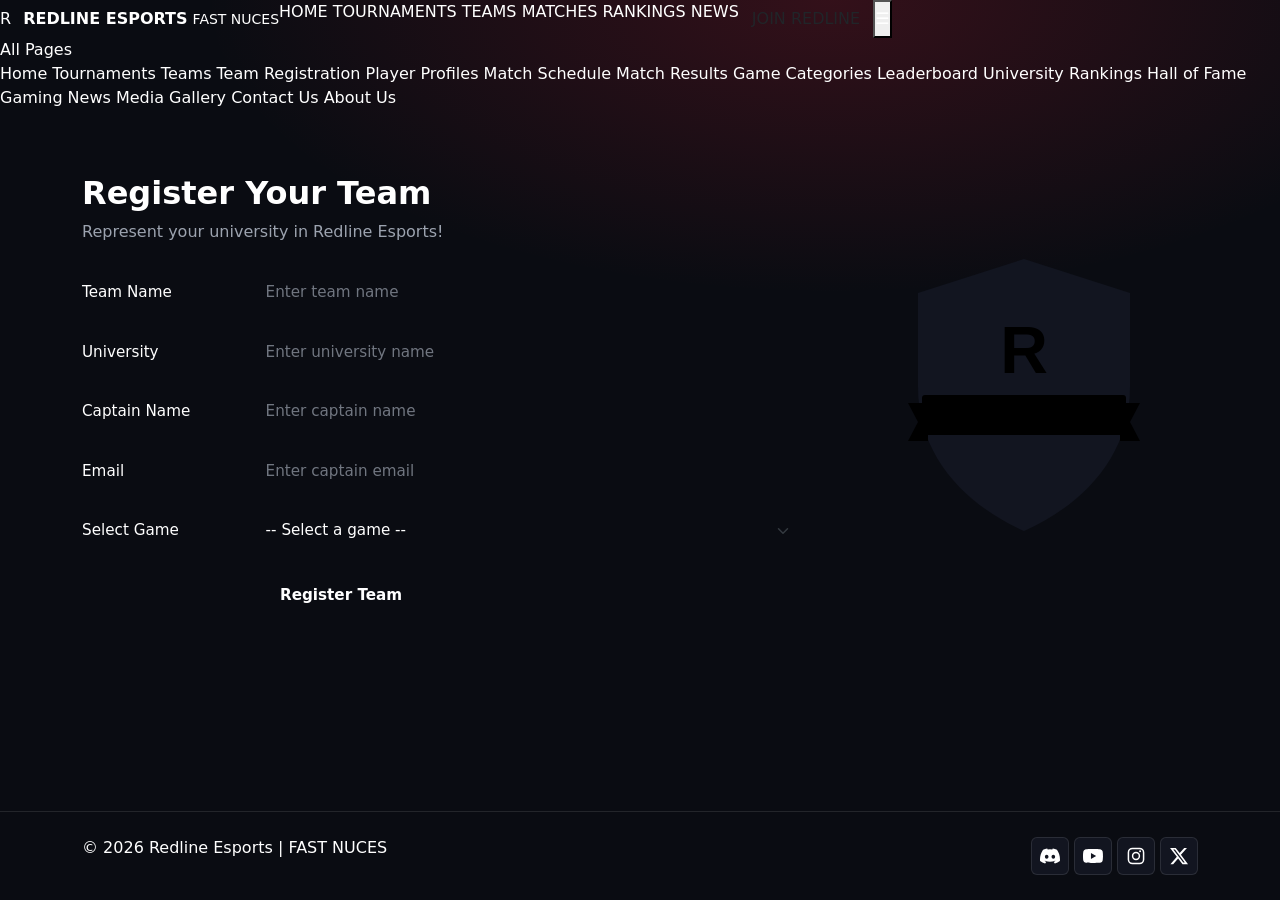
<file: pages/register.html>
<!DOCTYPE html>
<html lang="en">
<head>
    <meta charset="UTF-8">
    <meta name="viewport" content="width=device-width, initial-scale=1.0">
    <title>Register Your Team | Redline Esports</title>

    <!-- Bootstrap 5 CSS -->
    <link href="https://cdn.jsdelivr.net/npm/bootstrap@5.3.3/dist/css/bootstrap.min.css" rel="stylesheet">
    <!-- Shared & Page Styles -->
    <link rel="stylesheet" href="../css/style.css">
    <link rel="stylesheet" href="../css/register.css">
</head>
<body>
    <!-- Top Accent Line -->
    <div class="topline"></div>

    <!-- Shared Header (reusable across pages) -->
    <header class="nav-wrap">
        <nav class="nav" aria-label="Primary Navigation">
            <a class="brand" href="../index.html">
                <span class="brandmark">R</span>
                <span>
                    <strong>REDLINE ESPORTS</strong>
                    <small>FAST NUCES</small>
                </span>
            </a>

            <div class="navlinks">
                <a href="../index.html">HOME</a>
                <a href="tournaments.html">TOURNAMENTS</a>
                <a href="teams.html">TEAMS</a>
                <a href="schedule.html">MATCHES</a>
                <a href="leaderboard.html">RANKINGS</a>
                <a href="gaming-news.html">NEWS</a>
            </div>

            <a class="btn small" href="register.html">JOIN REDLINE</a>
            <button class="menu-btn" id="menuBtn" aria-label="Open All Pages Menu">&#9776;</button>
        </nav>

        <!-- 3-Bar All-Pages Dropdown Menu -->
        <div class="all-pages-menu" id="allPagesMenu">
            <div class="menu-title">All Pages</div>
            <div class="all-pages-list">
                <a href="../index.html">Home</a>
                <a href="tournaments.html">Tournaments</a>
                <a href="teams.html">Teams</a>
                <a href="register.html" class="active">Team Registration</a>
                <a href="players.html">Player Profiles</a>
                <a href="schedule.html">Match Schedule</a>
                <a href="match-results.html">Match Results</a>
                <a href="game-categories.html">Game Categories</a>
                <a href="leaderboard.html">Leaderboard</a>
                <a href="university-rankings.html">University Rankings</a>
                <a href="hall-of-fame.html">Hall of Fame</a>
                <a href="gaming-news.html">Gaming News</a>
                <a href="i263154_media_gallery.html">Media Gallery</a>
                <a href="i263154_contact_us.html">Contact Us</a>
                <a href="about-us.html">About Us</a>
            </div>
        </div>
    </header>

    <!-- Main Content: Register Your Team -->
    <main>
        <section class="register-section">
            <div class="container">
                <div class="register-grid">
                    <div class="register-header">
                        <h1 class="register-title">Register Your Team</h1>
                        <p class="register-subtitle">Represent your university in Redline Esports!</p>
                    </div>

                    <div class="register-shield">
                        <svg class="shield-emblem" viewBox="0 0 260 300" role="img" aria-label="Redline Esports Shield Logo">
                            <path
                                d="M130 14 L236 48 V142 C236 212 188 260 130 286 C72 260 24 212 24 142 V48 Z"
                                fill="var(--bg-surface)"
                                stroke="var(--accent-red)"
                                stroke-width="6"
                            />
                            <path
                                d="M130 32 L218 60 V140 C218 199 178 240 130 263 C82 240 42 199 42 140 V60 Z"
                                fill="none"
                                stroke="var(--border-color)"
                                stroke-width="2"
                            />
                            <text
                                x="130"
                                y="128"
                                text-anchor="middle"
                                fill="var(--accent-red)"
                                font-size="66"
                                font-weight="800"
                                font-family="Segoe UI, Tahoma, sans-serif"
                            >R</text>
                            <polygon points="14,158 34,158 34,196 14,196 24,177" fill="var(--accent-red-hover)" />
                            <polygon points="246,158 226,158 226,196 246,196 236,177" fill="var(--accent-red-hover)" />
                            <rect x="28" y="150" width="204" height="40" rx="3" fill="var(--accent-red)" />
                            <text
                                x="130"
                                y="176"
                                text-anchor="middle"
                                fill="var(--text-white)"
                                font-size="16"
                                font-weight="700"
                                letter-spacing="1.8"
                                font-family="Segoe UI, Tahoma, sans-serif"
                            >REDLINE ESPORTS</text>
                        </svg>
                    </div>

                    <div class="register-form-wrap">
                        <form id="registerForm" class="register-form" novalidate>
                            <div class="form-row-group">
                                <label for="teamName" class="form-field-label">Team Name</label>
                                <div class="form-field-control-wrap">
                                    <input
                                        type="text"
                                        id="teamName"
                                        name="teamName"
                                        class="form-control register-input"
                                        placeholder="Enter team name"
                                    >
                                    <div id="teamNameError" class="field-error"></div>
                                </div>
                            </div>

                            <div class="form-row-group">
                                <label for="university" class="form-field-label">University</label>
                                <div class="form-field-control-wrap">
                                    <input
                                        type="text"
                                        id="university"
                                        name="university"
                                        class="form-control register-input"
                                        placeholder="Enter university name"
                                    >
                                    <div id="universityError" class="field-error"></div>
                                </div>
                            </div>

                            <div class="form-row-group">
                                <label for="captainName" class="form-field-label">Captain Name</label>
                                <div class="form-field-control-wrap">
                                    <input
                                        type="text"
                                        id="captainName"
                                        name="captainName"
                                        class="form-control register-input"
                                        placeholder="Enter captain name"
                                    >
                                    <div id="captainNameError" class="field-error"></div>
                                </div>
                            </div>

                            <div class="form-row-group">
                                <label for="email" class="form-field-label">Email</label>
                                <div class="form-field-control-wrap">
                                    <input
                                        type="email"
                                        id="email"
                                        name="email"
                                        class="form-control register-input"
                                        placeholder="Enter captain email"
                                    >
                                    <div id="emailError" class="field-error"></div>
                                </div>
                            </div>

                            <div class="form-row-group">
                                <label for="game" class="form-field-label">Select Game</label>
                                <div class="form-field-control-wrap">
                                    <select id="game" name="game" class="form-select register-input">
                                        <option value="">-- Select a game --</option>
                                        <option value="Valorant">Valorant</option>
                                        <option value="COD">COD</option>
                                        <option value="Fortnite">Fortnite</option>
                                        <option value="BGMI">BGMI</option>
                                        <option value="CS2">CS2</option>
                                    </select>
                                    <div id="gameError" class="field-error"></div>
                                </div>
                            </div>

                            <div class="form-actions">
                                <button type="submit" class="btn-register">Register Team</button>
                            </div>
                        </form>

                        <div id="formErrorBox" class="form-error-box d-none" role="alert"></div>

                        <div id="registerSuccess" class="success-card d-none" role="status">
                            <div class="success-circle" aria-hidden="true">
                                <svg width="34" height="34" viewBox="0 0 24 24" fill="none" stroke="currentColor" stroke-width="3" stroke-linecap="round" stroke-linejoin="round">
                                    <polyline points="20 6 9 17 4 12"></polyline>
                                </svg>
                            </div>
                            <h2 class="success-title">Team Registered Successfully</h2>
                            <p id="successMessage" class="success-message"></p>
                            <a href="schedule.html" class="btn-schedule">View Match Schedule</a>
                        </div>
                    </div>
                </div>
            </div>
        </section>
    </main>

    <!-- Shared Footer (reusable across pages) -->
    <footer class="site-footer">
        <div class="container">
            <div class="d-flex flex-column flex-sm-row justify-content-between align-items-center gap-3">
                <p class="footer-copy">&copy; 2026 Redline Esports | FAST NUCES</p>
                <div class="footer-socials" aria-label="Social Media Links">
                    <a href="https://discord.com" target="_blank" rel="noopener noreferrer" class="social-link" aria-label="Discord">
                        <svg width="20" height="20" viewBox="0 0 24 24" fill="currentColor" aria-hidden="true">
                            <path d="M20.317 4.37a19.79 19.79 0 0 0-4.885-1.515.074.074 0 0 0-.079.037c-.21.375-.444.864-.608 1.25a18.27 18.27 0 0 0-5.487 0 12.64 12.64 0 0 0-.617-1.25.077.077 0 0 0-.079-.037A19.736 19.736 0 0 0 3.677 4.37a.07.07 0 0 0-.032.027C.533 9.046-.32 13.58.099 18.057a.082.082 0 0 0 .031.057 19.9 19.9 0 0 0 5.993 3.03.078.078 0 0 0 .084-.028c.462-.63.874-1.295 1.226-1.994a.076.076 0 0 0-.041-.106 13.107 13.107 0 0 1-1.872-.892.077.077 0 0 1-.008-.128c.126-.094.252-.192.372-.292a.074.074 0 0 1 .077-.01c3.928 1.793 8.18 1.793 12.061 0a.074.074 0 0 1 .078.01c.12.099.246.198.373.292a.077.077 0 0 1-.006.127 12.3 12.3 0 0 1-1.873.892.077.077 0 0 0-.041.107c.36.698.772 1.362 1.225 1.993a.076.076 0 0 0 .084.028 19.84 19.84 0 0 0 6.002-3.03.077.077 0 0 0 .032-.054c.5-5.177-.838-9.674-3.549-13.66a.061.061 0 0 0-.031-.029ZM8.02 15.33c-1.183 0-2.157-1.085-2.157-2.419 0-1.333.956-2.419 2.157-2.419 1.21 0 2.176 1.096 2.157 2.42 0 1.333-.956 2.418-2.157 2.418Zm7.975 0c-1.183 0-2.157-1.085-2.157-2.419 0-1.333.955-2.419 2.157-2.419 1.21 0 2.176 1.096 2.157 2.42 0 1.333-.946 2.418-2.157 2.418Z"/>
                        </svg>
                    </a>
                    <a href="https://www.youtube.com" target="_blank" rel="noopener noreferrer" class="social-link" aria-label="YouTube">
                        <svg width="20" height="20" viewBox="0 0 24 24" fill="currentColor" aria-hidden="true">
                            <path d="M23.498 6.186a2.997 2.997 0 0 0-2.111-2.123C19.524 3.56 12 3.56 12 3.56s-7.524 0-9.387.503A2.997 2.997 0 0 0 .502 6.186C0 8.06 0 12 0 12s0 3.94.502 5.814a2.997 2.997 0 0 0 2.111 2.123c1.863.503 9.387.503 9.387.503s7.524 0 9.387-.503a2.997 2.997 0 0 0 2.111-2.123C24 15.94 24 12 24 12s0-3.94-.502-5.814ZM9.545 15.568V8.432L15.818 12l-6.273 3.568Z"/>
                        </svg>
                    </a>
                    <a href="https://www.instagram.com" target="_blank" rel="noopener noreferrer" class="social-link" aria-label="Instagram">
                        <svg width="20" height="20" viewBox="0 0 24 24" fill="currentColor" aria-hidden="true">
                            <path d="M7.75 2h8.5A5.75 5.75 0 0 1 22 7.75v8.5A5.75 5.75 0 0 1 16.25 22h-8.5A5.75 5.75 0 0 1 2 16.25v-8.5A5.75 5.75 0 0 1 7.75 2Zm0 1.8A3.95 3.95 0 0 0 3.8 7.75v8.5a3.95 3.95 0 0 0 3.95 3.95h8.5a3.95 3.95 0 0 0 3.95-3.95v-8.5a3.95 3.95 0 0 0-3.95-3.95h-8.5Zm9.15 1.35a1.15 1.15 0 1 1 0 2.3 1.15 1.15 0 0 1 0-2.3ZM12 7a5 5 0 1 1 0 10 5 5 0 0 1 0-10Zm0 1.8a3.2 3.2 0 1 0 0 6.4 3.2 3.2 0 0 0 0-6.4Z"/>
                        </svg>
                    </a>
                    <a href="https://x.com" target="_blank" rel="noopener noreferrer" class="social-link" aria-label="X">
                        <svg width="20" height="20" viewBox="0 0 24 24" fill="currentColor" aria-hidden="true">
                            <path d="M18.244 2.25h3.308l-7.227 8.26 8.502 11.24H16.17l-5.214-6.817L4.99 21.75H1.68l7.73-8.835L1.254 2.25H8.08l4.713 6.231zm-1.161 17.52h1.833L7.084 4.126H5.117z"/>
                        </svg>
                    </a>
                </div>
            </div>
        </div>
    </footer>

    <!-- Bootstrap 5 JS Bundle -->
    <script src="https://cdn.jsdelivr.net/npm/bootstrap@5.3.3/dist/js/bootstrap.bundle.min.js"></script>
    <!-- Shared Header Logic -->
    <script src="../js/header.js"></script>
    <!-- Register Page Logic -->
    <script src="../js/register.js"></script>
</body>
</html>
</file>
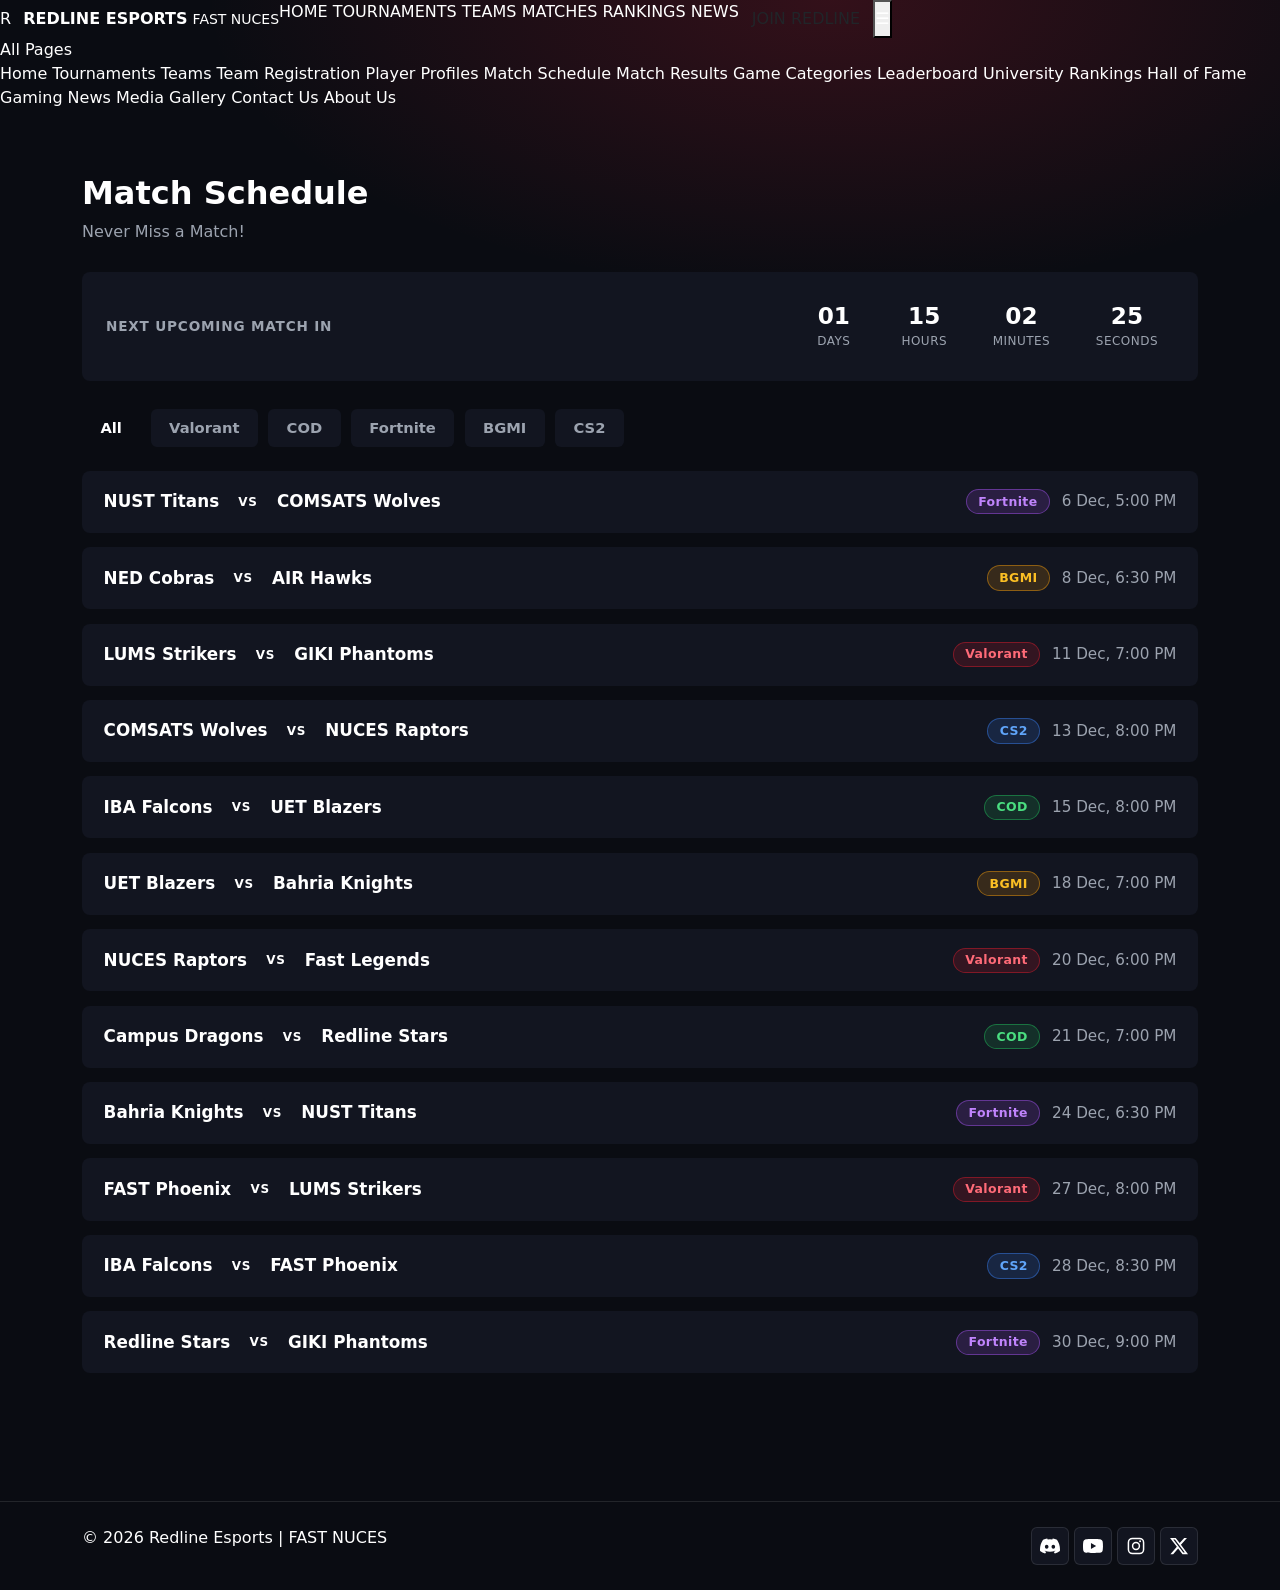
<file: pages/schedule.html>
<!DOCTYPE html>
<html lang="en">
<head>
    <meta charset="UTF-8">
    <meta name="viewport" content="width=device-width, initial-scale=1.0">
    <title>Match Schedule | Redline Esports</title>

    <!-- Bootstrap 5 CSS -->
    <link href="https://cdn.jsdelivr.net/npm/bootstrap@5.3.3/dist/css/bootstrap.min.css" rel="stylesheet">
    <!-- Shared & Page Styles -->
    <link rel="stylesheet" href="../css/style.css">
    <link rel="stylesheet" href="../css/schedule.css">
</head>
<body>
    <!-- Top Accent Line -->
    <div class="topline"></div>

    <!-- Shared Header (reusable across pages) -->
    <header class="nav-wrap">
        <nav class="nav" aria-label="Primary Navigation">
            <a class="brand" href="../index.html">
                <span class="brandmark">R</span>
                <span>
                    <strong>REDLINE ESPORTS</strong>
                    <small>FAST NUCES</small>
                </span>
            </a>

            <div class="navlinks">
                <a href="../index.html">HOME</a>
                <a href="tournaments.html">TOURNAMENTS</a>
                <a href="teams.html">TEAMS</a>
                <a href="schedule.html">MATCHES</a>
                <a href="leaderboard.html">RANKINGS</a>
                <a href="gaming-news.html">NEWS</a>
            </div>

            <a class="btn small" href="register.html">JOIN REDLINE</a>
            <button class="menu-btn" id="menuBtn" aria-label="Open All Pages Menu">&#9776;</button>
        </nav>

        <!-- 3-Bar All-Pages Dropdown Menu -->
        <div class="all-pages-menu" id="allPagesMenu">
            <div class="menu-title">All Pages</div>
            <div class="all-pages-list">
                <a href="../index.html">Home</a>
                <a href="tournaments.html">Tournaments</a>
                <a href="teams.html">Teams</a>
                <a href="register.html">Team Registration</a>
                <a href="players.html">Player Profiles</a>
                <a href="schedule.html" class="active">Match Schedule</a>
                <a href="match-results.html">Match Results</a>
                <a href="game-categories.html">Game Categories</a>
                <a href="leaderboard.html">Leaderboard</a>
                <a href="university-rankings.html">University Rankings</a>
                <a href="hall-of-fame.html">Hall of Fame</a>
                <a href="gaming-news.html">Gaming News</a>
                <a href="i263154_media_gallery.html">Media Gallery</a>
                <a href="i263154_contact_us.html">Contact Us</a>
                <a href="about-us.html">About Us</a>
            </div>
        </div>
    </header>

    <!-- Main Content: Match Schedule -->
    <main>
        <section class="schedule-section">
            <div class="container">
                <div class="schedule-header">
                    <h1 class="schedule-title">Match Schedule</h1>
                    <p class="schedule-subtitle">Never Miss a Match!</p>
                </div>

                <!-- Live Countdown to Next Upcoming Match -->
                <div id="countdownBox" class="countdown-box" aria-live="off">
                    <p class="countdown-label">Next Upcoming Match In</p>
                    <div id="countdownTimer" class="countdown-timer">
                        <div class="countdown-unit">
                            <span id="countDays" class="countdown-value">00</span>
                            <span class="countdown-name">Days</span>
                        </div>
                        <div class="countdown-unit">
                            <span id="countHours" class="countdown-value">00</span>
                            <span class="countdown-name">Hours</span>
                        </div>
                        <div class="countdown-unit">
                            <span id="countMinutes" class="countdown-value">00</span>
                            <span class="countdown-name">Minutes</span>
                        </div>
                        <div class="countdown-unit">
                            <span id="countSeconds" class="countdown-value">00</span>
                            <span class="countdown-name">Seconds</span>
                        </div>
                    </div>
                    <p id="noUpcomingMessage" class="no-upcoming d-none">No upcoming matches</p>
                </div>

                <!-- Registered Team Card -->
                <div id="yourTeamCard" class="your-team-card d-none" role="status">
                    <h2 id="yourTeamName" class="your-team-name"></h2>
                    <p id="yourTeamMeta" class="your-team-meta"></p>
                    <p id="yourTeamStatus" class="your-team-status"></p>
                </div>

                <!-- Game Filter Buttons -->
                <div class="filter-bar" role="group" aria-label="Filter matches by game">
                    <button type="button" class="filter-btn active" data-game="All" aria-label="Filter by All matches" aria-pressed="true">All</button>
                    <button type="button" class="filter-btn" data-game="Valorant" aria-label="Filter by Valorant matches" aria-pressed="false">Valorant</button>
                    <button type="button" class="filter-btn" data-game="COD" aria-label="Filter by COD matches" aria-pressed="false">COD</button>
                    <button type="button" class="filter-btn" data-game="Fortnite" aria-label="Filter by Fortnite matches" aria-pressed="false">Fortnite</button>
                    <button type="button" class="filter-btn" data-game="BGMI" aria-label="Filter by BGMI matches" aria-pressed="false">BGMI</button>
                    <button type="button" class="filter-btn" data-game="CS2" aria-label="Filter by CS2 matches" aria-pressed="false">CS2</button>
                </div>

                <!-- Match rows are generated dynamically by js/schedule.js -->
                <div id="scheduleList" class="schedule-list"></div>

                <p id="noMatchesMessage" class="no-matches d-none" role="status">No matches scheduled for this game</p>
            </div>
        </section>
    </main>

    <!-- Shared Footer (reusable across pages) -->
    <footer class="site-footer">
        <div class="container">
            <div class="d-flex flex-column flex-sm-row justify-content-between align-items-center gap-3">
                <p class="footer-copy">&copy; 2026 Redline Esports | FAST NUCES</p>
                <div class="footer-socials" aria-label="Social Media Links">
                    <a href="https://discord.com" target="_blank" rel="noopener noreferrer" class="social-link" aria-label="Discord">
                        <svg width="20" height="20" viewBox="0 0 24 24" fill="currentColor" aria-hidden="true">
                            <path d="M20.317 4.37a19.79 19.79 0 0 0-4.885-1.515.074.074 0 0 0-.079.037c-.21.375-.444.864-.608 1.25a18.27 18.27 0 0 0-5.487 0 12.64 12.64 0 0 0-.617-1.25.077.077 0 0 0-.079-.037A19.736 19.736 0 0 0 3.677 4.37a.07.07 0 0 0-.032.027C.533 9.046-.32 13.58.099 18.057a.082.082 0 0 0 .031.057 19.9 19.9 0 0 0 5.993 3.03.078.078 0 0 0 .084-.028c.462-.63.874-1.295 1.226-1.994a.076.076 0 0 0-.041-.106 13.107 13.107 0 0 1-1.872-.892.077.077 0 0 1-.008-.128c.126-.094.252-.192.372-.292a.074.074 0 0 1 .077-.01c3.928 1.793 8.18 1.793 12.061 0a.074.074 0 0 1 .078.01c.12.099.246.198.373.292a.077.077 0 0 1-.006.127 12.3 12.3 0 0 1-1.873.892.077.077 0 0 0-.041.107c.36.698.772 1.362 1.225 1.993a.076.076 0 0 0 .084.028 19.84 19.84 0 0 0 6.002-3.03.077.077 0 0 0 .032-.054c.5-5.177-.838-9.674-3.549-13.66a.061.061 0 0 0-.031-.029ZM8.02 15.33c-1.183 0-2.157-1.085-2.157-2.419 0-1.333.956-2.419 2.157-2.419 1.21 0 2.176 1.096 2.157 2.42 0 1.333-.956 2.418-2.157 2.418Zm7.975 0c-1.183 0-2.157-1.085-2.157-2.419 0-1.333.955-2.419 2.157-2.419 1.21 0 2.176 1.096 2.157 2.42 0 1.333-.946 2.418-2.157 2.418Z"/>
                        </svg>
                    </a>
                    <a href="https://www.youtube.com" target="_blank" rel="noopener noreferrer" class="social-link" aria-label="YouTube">
                        <svg width="20" height="20" viewBox="0 0 24 24" fill="currentColor" aria-hidden="true">
                            <path d="M23.498 6.186a2.997 2.997 0 0 0-2.111-2.123C19.524 3.56 12 3.56 12 3.56s-7.524 0-9.387.503A2.997 2.997 0 0 0 .502 6.186C0 8.06 0 12 0 12s0 3.94.502 5.814a2.997 2.997 0 0 0 2.111 2.123c1.863.503 9.387.503 9.387.503s7.524 0 9.387-.503a2.997 2.997 0 0 0 2.111-2.123C24 15.94 24 12 24 12s0-3.94-.502-5.814ZM9.545 15.568V8.432L15.818 12l-6.273 3.568Z"/>
                        </svg>
                    </a>
                    <a href="https://www.instagram.com" target="_blank" rel="noopener noreferrer" class="social-link" aria-label="Instagram">
                        <svg width="20" height="20" viewBox="0 0 24 24" fill="currentColor" aria-hidden="true">
                            <path d="M7.75 2h8.5A5.75 5.75 0 0 1 22 7.75v8.5A5.75 5.75 0 0 1 16.25 22h-8.5A5.75 5.75 0 0 1 2 16.25v-8.5A5.75 5.75 0 0 1 7.75 2Zm0 1.8A3.95 3.95 0 0 0 3.8 7.75v8.5a3.95 3.95 0 0 0 3.95 3.95h8.5a3.95 3.95 0 0 0 3.95-3.95v-8.5a3.95 3.95 0 0 0-3.95-3.95h-8.5Zm9.15 1.35a1.15 1.15 0 1 1 0 2.3 1.15 1.15 0 0 1 0-2.3ZM12 7a5 5 0 1 1 0 10 5 5 0 0 1 0-10Zm0 1.8a3.2 3.2 0 1 0 0 6.4 3.2 3.2 0 0 0 0-6.4Z"/>
                        </svg>
                    </a>
                    <a href="https://x.com" target="_blank" rel="noopener noreferrer" class="social-link" aria-label="X">
                        <svg width="20" height="20" viewBox="0 0 24 24" fill="currentColor" aria-hidden="true">
                            <path d="M18.244 2.25h3.308l-7.227 8.26 8.502 11.24H16.17l-5.214-6.817L4.99 21.75H1.68l7.73-8.835L1.254 2.25H8.08l4.713 6.231zm-1.161 17.52h1.833L7.084 4.126H5.117z"/>
                        </svg>
                    </a>
                </div>
            </div>
        </div>
    </footer>

    <!-- Bootstrap 5 JS Bundle -->
    <script src="https://cdn.jsdelivr.net/npm/bootstrap@5.3.3/dist/js/bootstrap.bundle.min.js"></script>
    <!-- Shared Header Logic -->
    <script src="../js/header.js"></script>
    <!-- Match Schedule Logic -->
    <script src="../js/schedule.js"></script>
</body>
</html>
</file>
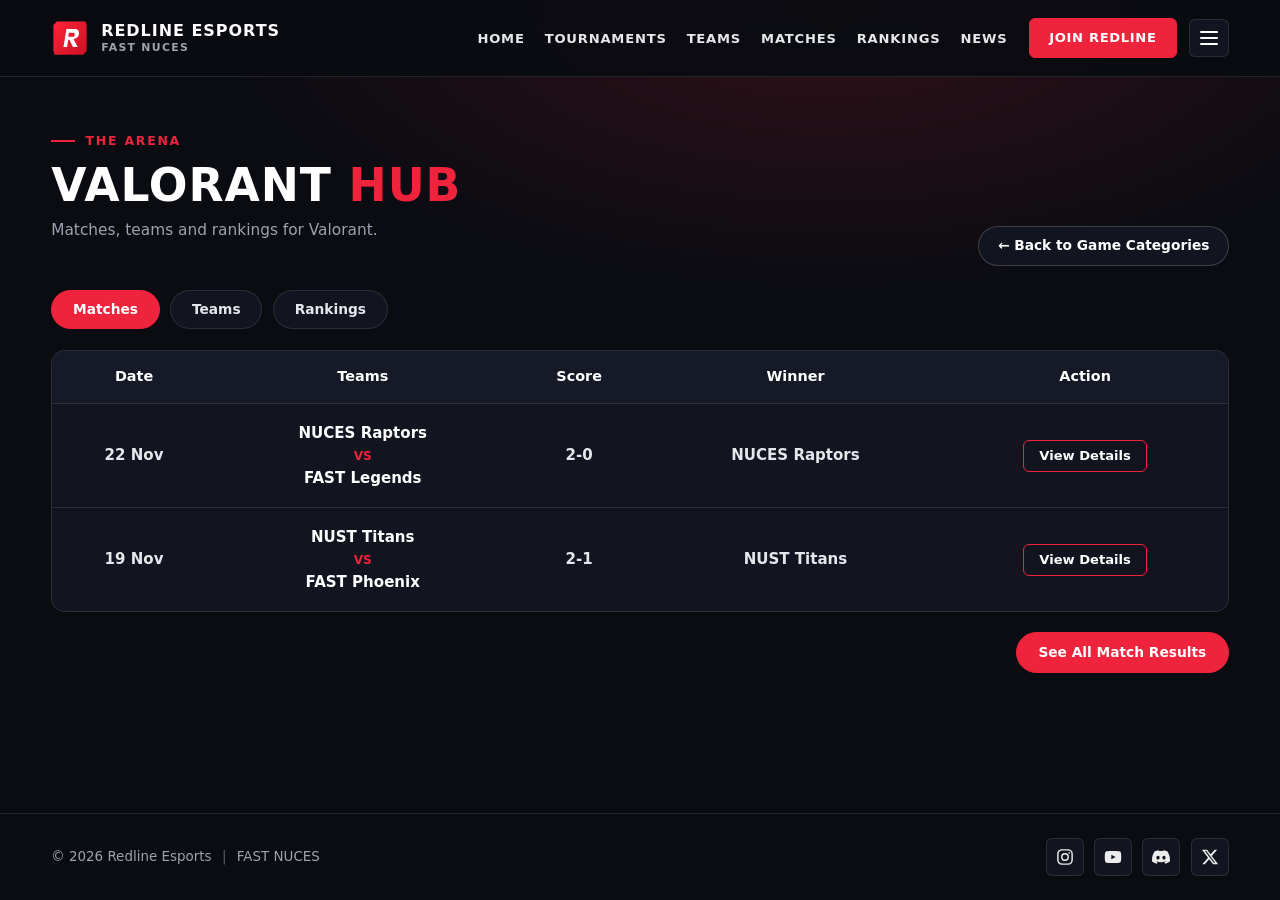
<file: pages/valorant-hub.html>
<!DOCTYPE html>
<html lang="en">
<head>
  <meta charset="UTF-8" />
  <meta name="viewport" content="width=device-width, initial-scale=1.0" />
  <title>Game Hub | Redline Esports</title>
  <link rel="icon" type="image/svg+xml" href="../images/redline-logo.svg" />
  <link rel="stylesheet" href="../css/style.css" />
  <link rel="stylesheet" href="../css/game-categories.css" />
  <link rel="stylesheet" href="../css/match-results.css" />
</head>
<body>
  <header class="site-header">
    <div class="container header-inner">
      <a href="../index.html" class="brand" aria-label="Redline Esports Home">
        <img src="../images/redline-logo.svg" alt="Redline Esports Logo" class="brand-logo" />
        <div class="brand-text">
          <span class="brand-name">Redline Esports</span>
          <span class="brand-sub">FAST NUCES</span>
        </div>
      </a>

      <div class="header-right">
        <nav class="main-nav" aria-label="Primary Navigation">
          <ul class="nav-links">
            <li><a href="../index.html" class="nav-link">Home</a></li>
            <li><a href="tournaments.html" class="nav-link">Tournaments</a></li>
            <li><a href="teams.html" class="nav-link">Teams</a></li>
            <li><a href="match-results.html" class="nav-link">Matches</a></li>
            <li><a href="leaderboard.html" class="nav-link">Rankings</a></li>
            <li><a href="news.html" class="nav-link">News</a></li>
          </ul>
        </nav>

        <div class="header-controls">
          <button type="button" id="openJoinModal" class="btn-join">Join Redline</button>
          <button
            type="button"
            id="menuToggle"
            class="menu-toggle"
            aria-label="Show all pages"
            aria-expanded="false"
            aria-controls="pagesDropdown"
          >
            <span class="menu-toggle-bar"></span>
            <span class="menu-toggle-bar"></span>
            <span class="menu-toggle-bar"></span>
          </button>
        </div>
      </div>

      <div id="pagesDropdown" class="pages-dropdown" hidden>
        <ul class="dropdown-list">
          <li class="mobile-only-link"><a href="../index.html" class="dropdown-link">Home</a></li>
          <li><a href="tournaments.html" class="dropdown-link">Tournaments</a></li>
          <li><a href="teams.html" class="dropdown-link">Teams</a></li>
          <li><a href="team-registration.html" class="dropdown-link">Team Registration</a></li>
          <li><a href="player-profiles.html" class="dropdown-link">Player Profiles</a></li>
          <li><a href="match-schedule.html" class="dropdown-link">Match Schedule</a></li>
          <li><a href="match-results.html" class="dropdown-link">Match Results</a></li>
          <li><a href="game-categories.html" class="dropdown-link">Game Categories</a></li>
          <li><a href="leaderboard.html" class="dropdown-link">Leaderboard</a></li>
          <li><a href="university-rankings.html" class="dropdown-link">University Rankings</a></li>
          <li><a href="hall-of-fame.html" class="dropdown-link">Hall of Fame</a></li>
          <li><a href="news.html" class="dropdown-link">Gaming News</a></li>
          <li><a href="media-gallery.html" class="dropdown-link">Media Gallery</a></li>
          <li><a href="contact.html" class="dropdown-link">Contact Us</a></li>
          <li><a href="about.html" class="dropdown-link">About Us</a></li>
        </ul>
      </div>
    </div>
  </header>

  <main>
    <section class="hub-page">
      <div class="container">
        <div class="view-top-bar">
          <div>
            <span class="page-eyebrow" id="hubEyebrow">The Arena</span>
            <h1 id="hubTitle" class="page-title">Valorant <span>Hub</span></h1>
            <p id="hubSubtitle" class="page-subtitle">Matches, teams and rankings for Valorant.</p>
          </div>
          <div class="top-bar-actions">
            <a href="game-categories.html" class="btn-back">&larr; Back to Game Categories</a>
          </div>
        </div>

        <!-- Hub Tabs: Matches | Teams | Rankings -->
        <div class="hub-tabs" role="tablist" aria-label="Hub sections">
          <button type="button" class="hub-tab is-active" role="tab" data-tab="matches" aria-selected="true">Matches</button>
          <button type="button" class="hub-tab" role="tab" data-tab="teams" aria-selected="false">Teams</button>
          <button type="button" class="hub-tab" role="tab" data-tab="rankings" aria-selected="false">Rankings</button>
        </div>

        <!-- Tab: Matches -->
        <div id="tabMatches" class="hub-tab-panel">
          <div class="hub-table-card">
            <table class="hub-table" id="hubMatchesTable">
              <thead>
                <tr>
                  <th scope="col">Date</th>
                  <th scope="col">Teams</th>
                  <th scope="col">Score</th>
                  <th scope="col">Winner</th>
                  <th scope="col">Action</th>
                </tr>
              </thead>
              <tbody id="hubMatchesBody"></tbody>
            </table>
          </div>
          <div class="hub-footer-cta">
            <a href="match-results.html" class="btn-primary-pill">See All Match Results</a>
          </div>
        </div>

        <!-- Tab: Teams -->
        <div id="tabTeams" class="hub-tab-panel" hidden>
          <div class="hub-table-card">
            <table class="hub-table" id="hubTeamsTable">
              <thead>
                <tr>
                  <th scope="col">Team</th>
                  <th scope="col">Captain</th>
                  <th scope="col">Record</th>
                </tr>
              </thead>
              <tbody id="hubTeamsBody"></tbody>
            </table>
          </div>
          <div class="hub-footer-cta">
            <a href="teams.html" class="btn-primary-pill">View All Teams</a>
          </div>
        </div>

        <!-- Tab: Rankings -->
        <div id="tabRankings" class="hub-tab-panel" hidden>
          <div id="hubRankingsContent"></div>
          <div class="hub-footer-cta">
            <a id="hubLeaderboardLink" href="leaderboard.html" class="btn-primary-pill">Full Leaderboard</a>
          </div>
        </div>
      </div>
    </section>
  </main>

  <footer class="site-footer">
    <div class="container footer-inner">
      <div class="footer-meta">
        <span>&copy; 2026 Redline Esports</span>
        <span class="footer-sep">|</span>
        <span>FAST NUCES</span>
      </div>

      <div class="social-row" aria-label="Social Media">
        <a href="https://www.instagram.com/" target="_blank" rel="noopener noreferrer" class="social-link" aria-label="Instagram" title="Instagram">
          <img src="../images/icons/instagram.svg" alt="Instagram" />
        </a>
        <a href="https://www.youtube.com/" target="_blank" rel="noopener noreferrer" class="social-link" aria-label="YouTube" title="YouTube">
          <img src="../images/icons/youtube.svg" alt="YouTube" />
        </a>
        <a href="https://discord.com/" target="_blank" rel="noopener noreferrer" class="social-link" aria-label="Discord" title="Discord">
          <img src="../images/icons/discord.svg" alt="Discord" />
        </a>
        <a href="https://x.com/" target="_blank" rel="noopener noreferrer" class="social-link" aria-label="X (formerly Twitter)" title="X">
          <img src="../images/icons/x.svg" alt="X" />
        </a>
      </div>
    </div>
  </footer>

  <!-- Join Redline Modal -->
  <div id="joinModal" class="modal-overlay" role="dialog" aria-modal="true" aria-labelledby="joinModalTitle" hidden>
    <div class="modal-card">
      <div class="modal-header">
        <h2 id="joinModalTitle" class="modal-title">Join <span>Redline</span></h2>
        <button type="button" class="modal-close" data-close-modal aria-label="Close modal">&times;</button>
      </div>
      <form id="joinForm" class="modal-form">
        <div class="form-group">
          <label for="joinName">Player or Team Name</label>
          <input type="text" id="joinName" required placeholder="e.g. Nuces Raptors" />
        </div>
        <div class="form-group">
          <label for="joinEmail">University Email</label>
          <input type="email" id="joinEmail" required placeholder="i263121@isb.nu.edu.pk" />
        </div>
        <div class="form-group">
          <label for="joinGame">Primary Game</label>
          <select id="joinGame" required>
            <option value="Valorant">Valorant</option>
            <option value="COD">COD</option>
            <option value="Fortnite">Fortnite</option>
            <option value="BGMI">BGMI</option>
            <option value="CS2">CS2</option>
          </select>
        </div>
        <button type="submit" class="btn-join">Submit Registration</button>
      </form>
      <p id="joinFeedback" class="modal-feedback" hidden></p>
    </div>
  </div>

  <script src="../js/main.js"></script>
  <script src="../js/games-data.js"></script>
  <script src="../js/matches-data.js"></script>
  <script src="../js/valorant-hub.js"></script>
</body>
</html>
</file>
<file: css/style.css>
/* ==========================================================================
   Redline Esports - Shared Stylesheet (Matches Site Theme & Header/Footer)
   ========================================================================== */

:root {
  --bg-page: #0a0c12;
  --bg-surface: #121520;
  --bg-surface-alt: #161a27;
  --bg-hover: #1b2030;
  --red: #ef233c;
  --red-dark: #cc1124;
  --red-soft: rgba(239, 35, 60, 0.14);
  --white: #ffffff;
  --text-light: #e5e7eb;
  --text-muted: #9ca3af;
  --border-subtle: rgba(255, 255, 255, 0.1);
  --border-strong: rgba(255, 255, 255, 0.18);
  --radius-sm: 6px;
  --radius-md: 10px;
  --radius-lg: 14px;
  --transition: 0.2s ease;
}

*,
*::before,
*::after {
  box-sizing: border-box;
  margin: 0;
  padding: 0;
}

[hidden] {
  display: none !important;
}

body {
  font-family: "Segoe UI", system-ui, -apple-system, BlinkMacSystemFont, Roboto, sans-serif;
  background-color: var(--bg-page);
  background-image: radial-gradient(ellipse 70% 420px at 65% 0%, rgba(239, 35, 60, 0.18), transparent 70%);
  background-repeat: no-repeat;
  color: var(--white);
  line-height: 1.5;
  min-height: 100vh;
  display: flex;
  flex-direction: column;
}

img {
  display: block;
  max-width: 100%;
}

a {
  color: inherit;
  text-decoration: none;
}

button,
input,
select {
  font: inherit;
  color: inherit;
}

.container {
  width: min(1240px, 92%);
  margin-inline: auto;
}

/* Header & Navigation
   -------------------------------------------------------------------------- */

.site-header {
  position: sticky;
  top: 0;
  z-index: 100;
  background-color: rgba(10, 12, 18, 0.94);
  backdrop-filter: blur(10px);
  border-bottom: 1px solid var(--border-subtle);
}

.header-inner {
  position: relative;
  display: flex;
  align-items: center;
  justify-content: space-between;
  gap: 1.25rem;
  min-height: 76px;
}

.brand {
  display: inline-flex;
  align-items: center;
  gap: 0.75rem;
  flex-shrink: 0;
}

.brand-logo {
  width: 38px;
  height: 38px;
}

.brand-text {
  display: flex;
  flex-direction: column;
  line-height: 1.1;
}

.brand-name {
  font-size: 1rem;
  font-weight: 800;
  letter-spacing: 0.06em;
  text-transform: uppercase;
  color: var(--white);
}

.brand-sub {
  font-size: 0.68rem;
  font-weight: 600;
  letter-spacing: 0.12em;
  text-transform: uppercase;
  color: var(--text-muted);
  margin-top: 2px;
}

.header-right {
  display: flex;
  align-items: center;
  gap: 1.35rem;
}

.nav-links {
  display: flex;
  align-items: center;
  list-style: none;
  gap: 1.25rem;
}

.nav-link {
  font-size: 0.82rem;
  font-weight: 700;
  letter-spacing: 0.06em;
  text-transform: uppercase;
  color: var(--text-light);
  padding: 0.35rem 0;
  transition: color var(--transition);
}

.nav-link:hover,
.nav-link:focus-visible {
  color: var(--white);
}

.nav-link.active {
  color: var(--red);
}

.header-controls {
  display: flex;
  align-items: center;
  gap: 0.75rem;
}

.btn-join {
  padding: 0.58rem 1.2rem;
  background-color: var(--red);
  border: 1px solid var(--red);
  border-radius: var(--radius-sm);
  color: var(--white);
  font-size: 0.82rem;
  font-weight: 800;
  letter-spacing: 0.05em;
  text-transform: uppercase;
  cursor: pointer;
  transition: background-color var(--transition);
}

.btn-join:hover,
.btn-join:focus-visible {
  background-color: var(--red-dark);
}

.menu-toggle {
  display: inline-flex;
  flex-direction: column;
  justify-content: center;
  gap: 4px;
  width: 40px;
  height: 38px;
  padding: 8px 10px;
  background-color: var(--bg-surface);
  border: 1px solid var(--border-subtle);
  border-radius: var(--radius-sm);
  cursor: pointer;
  transition: border-color var(--transition), background-color var(--transition);
}

.menu-toggle:hover,
.menu-toggle:focus-visible {
  border-color: var(--red);
  background-color: var(--bg-hover);
}

.menu-toggle-bar {
  width: 100%;
  height: 2px;
  background-color: var(--white);
  border-radius: 2px;
}

/* All-Pages Dropdown Menu (Matches Site Screenshot)
   -------------------------------------------------------------------------- */

.pages-dropdown {
  position: absolute;
  top: calc(100% + 8px);
  right: 0;
  width: min(245px, calc(100vw - 1.5rem));
  max-height: 76vh;
  overflow-y: auto;
  background-color: #131622;
  border: 1px solid var(--border-subtle);
  border-radius: var(--radius-md);
  padding: 0.55rem;
  box-shadow: 0 18px 40px rgba(0, 0, 0, 0.65);
  z-index: 150;
}

.pages-dropdown[hidden] {
  display: none;
}

.dropdown-list {
  list-style: none;
  display: flex;
  flex-direction: column;
  gap: 0.2rem;
}

.dropdown-link {
  display: block;
  padding: 0.55rem 0.85rem;
  border-radius: var(--radius-sm);
  font-size: 0.86rem;
  font-weight: 600;
  color: var(--text-light);
  transition: background-color var(--transition), color var(--transition);
}

.dropdown-link:hover,
.dropdown-link:focus-visible {
  background-color: rgba(255, 255, 255, 0.06);
  color: var(--white);
}

.dropdown-link.active {
  background-color: var(--red-soft);
  color: var(--red);
}

.mobile-only-link {
  display: none;
}

/* Main Content
   -------------------------------------------------------------------------- */

main {
  flex: 1;
}

/* Footer (Matches Screenshot + Prototype Links)
   -------------------------------------------------------------------------- */

.site-footer {
  margin-top: 4rem;
  background-color: var(--bg-page);
  border-top: 1px solid var(--border-subtle);
  padding: 1.5rem 0;
}

.footer-inner {
  display: flex;
  flex-wrap: wrap;
  align-items: center;
  justify-content: space-between;
  gap: 1rem;
}

.footer-meta {
  display: flex;
  flex-wrap: wrap;
  align-items: center;
  gap: 0.45rem 0.65rem;
  font-size: 0.84rem;
  color: var(--text-muted);
}

.footer-meta a {
  color: var(--text-muted);
  transition: color var(--transition);
}

.footer-meta a:hover,
.footer-meta a:focus-visible {
  color: var(--white);
}

.footer-sep {
  opacity: 0.55;
}

.social-row {
  display: flex;
  flex-direction: row;
  flex-wrap: nowrap;
  align-items: center;
  gap: 0.65rem;
}

.social-link {
  display: inline-flex;
  align-items: center;
  justify-content: center;
  width: 38px;
  height: 38px;
  border: 1px solid var(--border-subtle);
  border-radius: var(--radius-sm);
  background-color: var(--bg-surface);
  transition: border-color var(--transition), background-color var(--transition), transform var(--transition);
}

.social-link img {
  width: 18px;
  height: 18px;
  opacity: 0.92;
}

.social-link:hover,
.social-link:focus-visible {
  border-color: var(--red);
  background-color: var(--red-soft);
  transform: translateY(-2px);
}

/* Modals (Join Redline & Match Details)
   -------------------------------------------------------------------------- */

.modal-overlay {
  position: fixed;
  inset: 0;
  z-index: 200;
  display: grid;
  place-items: center;
  padding: 1rem;
  background-color: rgba(5, 6, 10, 0.8);
}

.modal-overlay[hidden] {
  display: none;
}

.modal-card {
  width: min(440px, 100%);
  background-color: var(--bg-surface);
  border: 1px solid var(--red);
  border-radius: var(--radius-md);
  padding: 1.5rem;
}

.modal-header {
  display: flex;
  align-items: center;
  justify-content: space-between;
  margin-bottom: 1rem;
}

.modal-title {
  font-size: 1.15rem;
  font-weight: 800;
  text-transform: uppercase;
}

.modal-title span {
  color: var(--red);
}

.modal-close {
  width: 32px;
  height: 32px;
  background-color: var(--bg-page);
  border: 1px solid var(--border-subtle);
  border-radius: var(--radius-sm);
  color: var(--white);
  font-size: 1.2rem;
  line-height: 1;
  cursor: pointer;
}

.modal-close:hover {
  border-color: var(--red);
  color: var(--red);
}

.modal-form {
  display: flex;
  flex-direction: column;
  gap: 0.85rem;
}

.form-group {
  display: flex;
  flex-direction: column;
  gap: 0.35rem;
}

.form-group label {
  font-size: 0.84rem;
  font-weight: 600;
  color: var(--text-light);
}

.form-group input,
.form-group select {
  padding: 0.6rem 0.75rem;
  background-color: var(--bg-page);
  border: 1px solid var(--border-subtle);
  border-radius: var(--radius-sm);
}

.form-group input:focus,
.form-group select:focus {
  outline: none;
  border-color: var(--red);
}

.modal-feedback {
  margin-top: 0.85rem;
  padding: 0.65rem 0.8rem;
  border-radius: var(--radius-sm);
  background-color: var(--red-soft);
  border: 1px solid var(--red);
  font-size: 0.88rem;
}

/* Responsive Navigation & Footer
   -------------------------------------------------------------------------- */

@media (max-width: 980px) {
  .main-nav {
    display: none;
  }

  .mobile-only-link {
    display: block;
  }
}

@media (max-width: 640px) {
  .brand-sub {
    display: none;
  }

  .btn-join {
    padding: 0.5rem 0.85rem;
    font-size: 0.76rem;
    white-space: nowrap;
  }

  .footer-inner {
    flex-direction: column;
    align-items: flex-start;
  }

  .footer-meta {
    gap: 0.35rem 0.5rem;
    font-size: 0.78rem;
  }

  .social-link {
    width: 34px;
    height: 34px;
  }

  .social-link img {
    width: 16px;
    height: 16px;
  }
}

@media (max-width: 480px) {
  .header-inner {
    gap: 0.5rem;
    min-height: 66px;
  }

  .brand {
    gap: 0.45rem;
    min-width: 0;
    overflow: hidden;
  }

  .brand-logo {
    width: 30px;
    height: 30px;
    flex-shrink: 0;
  }

  .brand-text {
    min-width: 0;
  }

  .brand-name {
    font-size: 0.78rem;
    letter-spacing: 0.03em;
    white-space: nowrap;
    overflow: hidden;
    text-overflow: ellipsis;
  }

  .header-right {
    gap: 0.5rem;
    flex-shrink: 0;
  }

  .header-controls {
    gap: 0.45rem;
  }

  .btn-join {
    padding: 0.45rem 0.65rem;
    font-size: 0.72rem;
    letter-spacing: 0.03em;
  }

  .menu-toggle {
    width: 36px;
    height: 34px;
    padding: 7px 8px;
  }
}

@media (max-width: 360px) {
  .brand-name {
    font-size: 0.7rem;
  }

  .btn-join {
    padding: 0.4rem 0.5rem;
    font-size: 0.68rem;
  }

  .menu-toggle {
    width: 34px;
    height: 32px;
    padding: 6px 7px;
  }

  .header-inner {
    gap: 0.35rem;
    min-height: 60px;
  }

  .pages-dropdown {
    width: calc(100vw - 1rem);
  }
}
</file>
<file: css/game-categories.css>
/* ==========================================================================
   Redline Esports - Game Categories & Interactive Hub Styles
   ========================================================================== */

.categories-page,
.hub-page {
  padding: 3rem 0 1rem;
}

.page-intro {
  margin-bottom: 1.75rem;
}

.view-top-bar {
  display: flex;
  flex-wrap: wrap;
  align-items: flex-end;
  justify-content: space-between;
  gap: 1rem;
  margin-bottom: 1.5rem;
}

.page-eyebrow {
  display: inline-flex;
  align-items: center;
  gap: 0.65rem;
  font-size: 0.78rem;
  font-weight: 700;
  letter-spacing: 0.14em;
  text-transform: uppercase;
  color: var(--red);
  margin-bottom: 0.65rem;
}

.page-eyebrow::before {
  content: "";
  width: 24px;
  height: 2px;
  background-color: var(--red);
}

.page-title {
  font-size: clamp(2rem, 4vw, 2.85rem);
  font-weight: 900;
  letter-spacing: 0.02em;
  text-transform: uppercase;
  line-height: 1.1;
  margin-bottom: 0.4rem;
}

.page-title span {
  color: var(--red);
}

.page-subtitle {
  font-size: 0.96rem;
  color: var(--text-muted);
}

.search-bar-wrap {
  position: relative;
  width: min(360px, 100%);
  margin-top: 1.15rem;
}

.search-icon {
  position: absolute;
  left: 0.95rem;
  top: 50%;
  transform: translateY(-50%);
  width: 17px;
  height: 17px;
  color: var(--text-muted);
  pointer-events: none;
}

.category-search-input {
  width: 100%;
  padding: 0.65rem 1rem 0.65rem 2.6rem;
  background-color: var(--bg-surface);
  border: 1px solid var(--border-subtle);
  border-radius: 999px;
  color: var(--white);
  font-size: 0.92rem;
  transition: border-color var(--transition), background-color var(--transition);
}

.category-search-input::placeholder {
  color: var(--text-muted);
}

.category-search-input:focus {
  outline: none;
  border-color: var(--red);
  background-color: var(--bg-surface-alt);
}

.empty-search-state {
  padding: 2rem 1.25rem;
  text-align: center;
  background-color: var(--bg-surface);
  border: 1px solid var(--border-subtle);
  border-radius: var(--radius-lg);
  color: var(--text-muted);
}

.top-bar-actions {
  display: flex;
  flex-wrap: wrap;
  align-items: center;
  gap: 0.65rem;
}

.btn-back {
  display: inline-flex;
  align-items: center;
  gap: 0.45rem;
  padding: 0.55rem 1.15rem;
  background-color: var(--bg-surface);
  border: 1px solid var(--border-strong);
  border-radius: 999px;
  font-size: 0.86rem;
  font-weight: 700;
  color: var(--white);
  white-space: nowrap;
  transition: border-color var(--transition), background-color var(--transition);
}

.btn-back:hover,
.btn-back:focus-visible {
  border-color: var(--red);
  background-color: var(--red-soft);
}

.btn-primary-pill {
  display: inline-flex;
  align-items: center;
  justify-content: center;
  padding: 0.58rem 1.35rem;
  background-color: var(--red);
  border: 1px solid var(--red);
  border-radius: 999px;
  color: var(--white);
  font-size: 0.86rem;
  font-weight: 700;
  white-space: nowrap;
  transition: background-color var(--transition);
}

.btn-primary-pill:hover,
.btn-primary-pill:focus-visible {
  background-color: var(--red-dark);
}

/* State 1: 3 Game Category Cards
   -------------------------------------------------------------------------- */

.category-grid {
  display: grid;
  grid-template-columns: repeat(3, minmax(0, 1fr));
  gap: 1.35rem;
}

.category-card {
  display: flex;
  flex-direction: column;
  background-color: var(--bg-surface);
  border: 1px solid var(--border-subtle);
  border-radius: var(--radius-lg);
  overflow: hidden;
  transition: transform var(--transition), border-color var(--transition);
}

.category-card:hover {
  transform: translateY(-3px);
  border-color: var(--red);
}

.category-thumb {
  aspect-ratio: 16 / 10;
  background-color: var(--bg-page);
  border-bottom: 1px solid var(--border-subtle);
  overflow: hidden;
}

.category-thumb img {
  width: 100%;
  height: 100%;
  object-fit: cover;
}

.category-body {
  display: flex;
  flex-direction: column;
  flex: 1;
  padding: 1.35rem;
  text-align: center;
}

.category-title {
  font-size: 1.35rem;
  font-weight: 800;
  color: var(--white);
  margin-bottom: 0.35rem;
}

.category-desc {
  font-size: 0.94rem;
  color: var(--text-muted);
  margin-bottom: 1.25rem;
  flex: 1;
}

.btn-view-game {
  display: inline-block;
  align-self: center;
  padding: 0.55rem 1.4rem;
  background-color: var(--red);
  border: 1px solid var(--red);
  border-radius: 999px;
  color: var(--white);
  font-size: 0.86rem;
  font-weight: 700;
  cursor: pointer;
  transition: background-color var(--transition);
}

.btn-view-game:hover,
.btn-view-game:focus-visible {
  background-color: var(--red-dark);
}

/* State 2: Game Hub Tabs & Tables
   -------------------------------------------------------------------------- */

.hub-tabs {
  display: flex;
  flex-wrap: wrap;
  gap: 0.65rem;
  margin-bottom: 1.35rem;
}

.hub-tab {
  padding: 0.5rem 1.3rem;
  border-radius: 999px;
  border: 1px solid var(--border-subtle);
  background-color: var(--bg-surface);
  color: var(--text-light);
  font-size: 0.86rem;
  font-weight: 700;
  cursor: pointer;
  transition: background-color var(--transition), border-color var(--transition), color var(--transition);
}

.hub-tab:hover,
.hub-tab:focus-visible {
  border-color: var(--red);
  color: var(--white);
}

.hub-tab.is-active {
  background-color: var(--red);
  border-color: var(--red);
  color: var(--white);
}

.hub-table-card {
  background-color: var(--bg-surface);
  border: 1px solid var(--border-subtle);
  border-radius: var(--radius-lg);
  overflow: hidden;
}

.hub-table {
  width: 100%;
  border-collapse: collapse;
  text-align: center;
}

.hub-table thead th {
  padding: 0.95rem 0.9rem;
  font-size: 0.9rem;
  font-weight: 700;
  color: var(--white);
  background-color: var(--bg-surface-alt);
  border-bottom: 1px solid var(--border-subtle);
}

.hub-table tbody tr {
  border-bottom: 1px solid var(--border-subtle);
  transition: background-color var(--transition);
}

.hub-table tbody tr:last-child {
  border-bottom: none;
}

.hub-table tbody tr:hover {
  background-color: var(--bg-hover);
}

.hub-table tbody td {
  padding: 1.1rem 0.9rem;
  font-size: 0.94rem;
  color: var(--text-light);
}

.btn-row-action {
  display: inline-block;
  padding: 0.45rem 0.95rem;
  background-color: transparent;
  border: 1px solid var(--red);
  border-radius: var(--radius-sm);
  color: var(--white);
  font-size: 0.82rem;
  font-weight: 700;
  line-height: 1.2;
  white-space: nowrap;
  cursor: pointer;
  transition: background-color var(--transition);
}

.btn-row-action:hover,
.btn-row-action:focus-visible {
  background-color: var(--red);
}

.hub-footer-cta {
  margin-top: 1.25rem;
  display: flex;
  flex-wrap: wrap;
  justify-content: flex-end;
  gap: 0.75rem;
}

.leaderboard-filters {
  display: flex;
  flex-wrap: wrap;
  gap: 0.65rem;
  margin-bottom: 1.35rem;
}

.team-name-cell {
  font-weight: 700;
  color: var(--white);
}

/* State 4 / Rankings Layout (Table + Trophy Panel)
   -------------------------------------------------------------------------- */

.leaderboard-layout {
  display: grid;
  grid-template-columns: minmax(0, 2.2fr) minmax(240px, 0.95fr);
  gap: 1.35rem;
  align-items: stretch;
}

.trophy-card {
  position: relative;
  display: flex;
  flex-direction: column;
  align-items: center;
  justify-content: center;
  background-color: var(--bg-surface);
  border: 1px solid var(--border-subtle);
  border-radius: var(--radius-lg);
  overflow: hidden;
  min-height: 290px;
}

.trophy-image {
  width: 100%;
  height: 100%;
  object-fit: cover;
}

.trophy-caption {
  position: absolute;
  inset-inline: 0;
  bottom: 0;
  padding: 0.85rem 1rem;
  background: linear-gradient(to top, rgba(10, 12, 18, 0.92), transparent);
  font-size: 0.85rem;
  font-weight: 800;
  letter-spacing: 0.1em;
  text-transform: uppercase;
  color: var(--white);
  text-align: center;
}

.rank-badge {
  display: inline-block;
  min-width: 28px;
  font-weight: 800;
  color: var(--white);
}

.rank-top {
  color: var(--red);
}

.points-cell {
  font-weight: 800;
  color: var(--white);
}

/* Responsive Breakpoints
   -------------------------------------------------------------------------- */

@media (max-width: 920px) {
  .category-grid {
    grid-template-columns: repeat(2, minmax(0, 1fr));
  }

  .leaderboard-layout {
    grid-template-columns: 1fr;
  }

  .trophy-card {
    max-height: 280px;
  }
}

@media (max-width: 640px) {
  .categories-page,
  .hub-page {
    padding-top: 2rem;
  }

  .category-grid {
    grid-template-columns: 1fr;
  }

  .category-card {
    flex-direction: row;
  }

  .category-thumb {
    width: 120px;
    min-width: 120px;
    aspect-ratio: auto;
    border-bottom: none;
    border-right: 1px solid var(--border-subtle);
  }

  .category-body {
    text-align: left;
    padding: 1rem;
  }

  .btn-view-game {
    align-self: flex-start;
  }

  .hub-table thead {
    display: none;
  }

  .hub-table,
  .hub-table tbody,
  .hub-table tr,
  .hub-table td {
    display: block;
    width: 100%;
  }

  .hub-table tbody tr {
    padding: 0.85rem 1rem;
    border-bottom: 1px solid var(--border-strong);
  }

  .hub-table tbody td {
    display: flex;
    align-items: center;
    justify-content: space-between;
    gap: 1rem;
    padding: 0.45rem 0;
    text-align: right;
    word-break: break-word;
  }

  .hub-table tbody td::before {
    content: attr(data-label);
    font-size: 0.78rem;
    font-weight: 700;
    text-transform: uppercase;
    letter-spacing: 0.05em;
    color: var(--text-muted);
    text-align: left;
    flex-shrink: 0;
  }

  .hub-footer-cta {
    justify-content: stretch;
  }

  .hub-footer-cta .btn-primary-pill {
    width: 100%;
  }

  .view-top-bar {
    flex-direction: column;
    align-items: flex-start;
    gap: 0.75rem;
  }

  .btn-back {
    font-size: 0.82rem;
    padding: 0.5rem 1rem;
  }

  .game-filters {
    gap: 0.45rem;
  }

  .filter-pill {
    padding: 0.4rem 0.85rem;
    font-size: 0.78rem;
  }
}

@media (max-width: 400px) {
  .category-thumb {
    width: 100px;
    min-width: 100px;
  }

  .category-body {
    padding: 0.75rem;
  }

  .category-title {
    font-size: 1.1rem;
  }

  .category-desc {
    font-size: 0.84rem;
    margin-bottom: 0.85rem;
  }

  .btn-view-game {
    padding: 0.45rem 1rem;
    font-size: 0.8rem;
  }

  .page-title {
    font-size: 1.6rem;
  }

  .btn-back {
    font-size: 0.78rem;
    padding: 0.45rem 0.85rem;
  }

  .hub-tab {
    padding: 0.4rem 0.9rem;
    font-size: 0.8rem;
  }

  .filter-pill {
    padding: 0.35rem 0.7rem;
    font-size: 0.74rem;
  }
}
</file>
<file: css/i263154_contact_us.css>
/* ==========================================================================
   REDLINE ESPORTS | FAST NUCES - Contact Us Stylesheet
   ========================================================================== */

/* --------------------------------------------------------------------------
   1. Color Variables & Base Reset
   -------------------------------------------------------------------------- */
:root {
  --bg: #090a0f;
  --panel: #12141d;
  --panel2: #191c27;
  --red: #ed2638;
  --red2: #ff5360;
  --muted: #a3a7b5;
  --line: #292d3b;
  --white: #f7f7fb;
}

* {
  box-sizing: border-box;
}

html {
  scroll-behavior: smooth;
}

body {
  margin: 0;
  background: var(--bg);
  color: var(--white);
  font-family: Inter, ui-sans-serif, system-ui, -apple-system, "Segoe UI", Arial, sans-serif;
  line-height: 1.6;
  overflow-x: hidden;
}

button,
input,
textarea {
  font: inherit;
}

button,
a {
  cursor: pointer;
}

a {
  color: inherit;
  text-decoration: none;
}

img {
  display: block;
  max-width: 100%;
}

.wrap {
  max-width: 1240px;
  margin: 0 auto;
  padding: 0 24px;
}

.red {
  color: var(--red);
}

/* --------------------------------------------------------------------------
   2. Top Accent Line & Sticky Header Navigation
   -------------------------------------------------------------------------- */
.topline {
  height: 3px;
  background: linear-gradient(90deg, #80101b, var(--red), #ff7b42);
}

header {
  position: sticky;
  top: 0;
  z-index: 20;
  background: rgba(11, 12, 18, 0.93);
  backdrop-filter: blur(18px);
  border-bottom: 1px solid var(--line);
}

.nav {
  max-width: 1240px;
  margin: 0 auto;
  padding: 14px 24px;
  display: flex;
  align-items: center;
  gap: 24px;
}

.brand {
  display: flex;
  align-items: center;
  gap: 10px;
  min-width: 210px;
}

.brandmark {
  width: 42px;
  height: 42px;
  display: grid;
  place-items: center;
  background: linear-gradient(145deg, #ff4050, #9c1020);
  clip-path: polygon(0 0, 100% 0, 100% 72%, 70% 100%, 0 100%);
  font-weight: 900;
  font-size: 24px;
  font-style: italic;
  color: var(--white);
}

.brand strong {
  display: block;
  letter-spacing: 1.8px;
  font-size: 14px;
}

.brand small {
  display: block;
  color: var(--muted);
  font-size: 9px;
  letter-spacing: 2.4px;
}

.navlinks {
  display: flex;
  align-items: center;
  gap: 20px;
  margin-left: auto;
}

.navlinks a {
  color: #c3c5ce;
  font-size: 12px;
  font-weight: 700;
  letter-spacing: 0.4px;
  padding: 10px 0;
  position: relative;
  transition: color 0.2s;
}

.navlinks a:hover,
.navlinks a.active {
  color: var(--white);
}

.navlinks a.active::after {
  content: "";
  display: block;
  height: 2px;
  background: var(--red);
  margin-top: 6px;
}

.menu-btn {
  display: inline-grid;
  place-items: center;
  background: transparent;
  color: var(--white);
  border: 1px solid var(--line);
  border-radius: 7px;
  padding: 7px 12px;
  font-size: 16px;
  transition: border-color 0.2s, background 0.2s;
}

.menu-btn:hover {
  border-color: var(--red);
  background: rgba(237, 38, 56, 0.12);
}

.nav-wrap {
  position: relative;
}

.all-pages-menu {
  display: none;
  position: absolute;
  top: calc(100% + 8px);
  right: 24px;
  width: 300px;
  max-height: 75vh;
  overflow-y: auto;
  background: #12141d;
  border: 1px solid var(--line);
  border-radius: 12px;
  padding: 14px;
  box-shadow: 0 18px 45px rgba(0, 0, 0, 0.65);
  z-index: 50;
}

.all-pages-menu.open {
  display: block;
}

.menu-title {
  font-size: 10px;
  font-weight: 900;
  letter-spacing: 2px;
  text-transform: uppercase;
  color: var(--red2);
  padding: 4px 10px 10px;
  border-bottom: 1px solid var(--line);
  margin-bottom: 8px;
}

.all-pages-list {
  display: grid;
  grid-template-columns: 1fr;
  gap: 2px;
}

.all-pages-list a {
  color: #c3c5ce;
  font-size: 13px;
  font-weight: 700;
  padding: 8px 10px;
  border-radius: 7px;
  transition: background 0.15s, color 0.15s;
}

.all-pages-list a:hover {
  background: rgba(255, 255, 255, 0.05);
  color: var(--white);
}

.all-pages-list a.active {
  background: rgba(237, 38, 56, 0.16);
  color: var(--red2);
}

/* --------------------------------------------------------------------------
   3. Buttons & Page Hero
   -------------------------------------------------------------------------- */
.btn {
  border: 1px solid transparent;
  border-radius: 7px;
  padding: 12px 18px;
  background: var(--red);
  color: var(--white);
  font-weight: 800;
  font-size: 12px;
  letter-spacing: 0.5px;
  transition: 0.2s;
  display: inline-flex;
  align-items: center;
  justify-content: center;
  gap: 8px;
}

.btn:hover {
  background: #ff4050;
  transform: translateY(-2px);
  box-shadow: 0 8px 25px rgba(237, 38, 56, 0.25);
}

.btn.small {
  padding: 9px 14px;
  white-space: nowrap;
}

.btn.full-width {
  width: 100%;
}

.pageHero {
  padding: 60px 0 28px;
  background: radial-gradient(ellipse at 80% 0%, rgba(113, 20, 33, 0.35), transparent 50%);
}

.eyebrow {
  color: var(--red2);
  font-size: 11px;
  font-weight: 900;
  letter-spacing: 3px;
  text-transform: uppercase;
  display: flex;
  align-items: center;
  gap: 10px;
}

.eyebrow::before {
  content: "";
  width: 28px;
  height: 2px;
  background: var(--red);
}

.pageTitle {
  font-size: clamp(32px, 4vw, 48px);
  letter-spacing: -1.5px;
  margin: 10px 0 8px;
  text-transform: uppercase;
  line-height: 1.05;
}

.sub {
  color: var(--muted);
  font-size: 14px;
  line-height: 1.7;
  max-width: 650px;
  margin: 0;
}

.section {
  padding: 20px 0 68px;
}

/* --------------------------------------------------------------------------
   4. Contact Us Section (Info Column + Form Card + Campus Preview)
   -------------------------------------------------------------------------- */
.contact-stage {
  position: relative;
  border: 1px solid var(--line);
  border-radius: 16px;
  overflow: hidden;
  background: linear-gradient(135deg, #10121a 0%, #151824 100%);
  padding: 32px;
}

/* Subtle Campus Backdrop Image (Matches #14 Contact Us Prototype) */
.contact-bg-img {
  position: absolute;
  inset: 0;
  width: 100%;
  height: 100%;
  object-fit: cover;
  opacity: 0.16;
  pointer-events: none;
}

.contact-stage::after {
  content: "";
  position: absolute;
  inset: 0;
  background: linear-gradient(90deg, rgba(9, 10, 15, 0.94) 0%, rgba(9, 10, 15, 0.78) 55%, rgba(9, 10, 15, 0.85) 100%);
  pointer-events: none;
}

.contact-grid {
  position: relative;
  z-index: 1;
  display: grid;
  grid-template-columns: 0.9fr 1.1fr;
  gap: 32px;
  align-items: start;
}

.contact-info-card {
  display: flex;
  flex-direction: column;
  gap: 20px;
}

.contact-info-head h2 {
  font-size: 24px;
  letter-spacing: -0.5px;
  margin: 8px 0 6px;
  text-transform: uppercase;
}

.contact-list {
  display: flex;
  flex-direction: column;
  gap: 16px;
}

.contact-item {
  display: flex;
  align-items: flex-start;
  gap: 14px;
  padding: 14px 16px;
  background: rgba(18, 20, 29, 0.82);
  border: 1px solid var(--line);
  border-radius: 10px;
}

.contact-icon {
  width: 38px;
  height: 38px;
  border-radius: 8px;
  background: rgba(237, 38, 56, 0.14);
  border: 1px solid rgba(237, 38, 56, 0.4);
  color: var(--red2);
  display: grid;
  place-items: center;
  flex-shrink: 0;
}

.contact-icon svg {
  width: 18px;
  height: 18px;
  fill: currentColor;
}

.contact-item strong {
  display: block;
  font-size: 11px;
  font-weight: 800;
  letter-spacing: 1px;
  text-transform: uppercase;
  margin-bottom: 2px;
  color: var(--white);
}

.contact-item span {
  color: var(--muted);
  font-size: 13px;
}

.contact-socials {
  display: flex;
  align-items: center;
  gap: 8px;
  margin-top: 6px;
  flex-wrap: wrap;
}

.campus-card {
  border-radius: 12px;
  overflow: hidden;
  border: 1px solid var(--line);
  background: #0c0e15;
}

.campus-card img {
  width: 100%;
  height: 165px;
  object-fit: cover;
}

.campus-caption {
  padding: 10px 14px;
  font-size: 12px;
  color: var(--muted);
  border-top: 1px solid var(--line);
}

/* Form Box */
.formBox {
  background: rgba(18, 20, 29, 0.9);
  backdrop-filter: blur(12px);
  border: 1px solid var(--line);
  border-radius: 14px;
  padding: 28px;
  box-shadow: 0 18px 45px rgba(0, 0, 0, 0.45);
}

.form-title {
  margin: 0 0 18px;
  font-size: 18px;
  letter-spacing: -0.3px;
}

.formGrid {
  display: grid;
  grid-template-columns: 1fr 1fr;
  gap: 16px;
}

.field {
  display: flex;
  flex-direction: column;
  gap: 7px;
}

.field.full {
  grid-column: 1 / -1;
}

.field label {
  font-size: 10px;
  font-weight: 900;
  letter-spacing: 1.2px;
  color: #c4c6cf;
  text-transform: uppercase;
}

.field input,
.field textarea {
  background: #0c0e15;
  border: 1px solid #303443;
  border-radius: 7px;
  padding: 13px;
  color: var(--white);
  outline: none;
  transition: border-color 0.2s;
}

.field input:focus,
.field textarea:focus {
  border-color: var(--red);
}

.field textarea {
  min-height: 130px;
  resize: vertical;
}

.notice {
  display: none;
  margin-top: 16px;
  padding: 13px 15px;
  border-radius: 7px;
  background: #123426;
  border: 1px solid #226649;
  color: #8af0bc;
  font-size: 13px;
}

.notice.show {
  display: block;
}

.notice.error {
  background: #3a1419;
  border-color: #7d2431;
  color: #ff9ca5;
}

/* --------------------------------------------------------------------------
   5. Clean Single-Bar Footer (Copyright + Social Logos)
   -------------------------------------------------------------------------- */
.footer {
  border-top: 1px solid var(--line);
  background: #0c0d13;
  padding: 22px 0;
  margin-top: 40px;
}

.footer-bar {
  display: flex;
  justify-content: space-between;
  align-items: center;
  gap: 20px;
  flex-wrap: wrap;
  color: #737887;
  font-size: 12px;
}

.footer-socials {
  display: flex;
  align-items: center;
  gap: 10px;
}

.social-icon-link {
  width: 34px;
  height: 34px;
  border-radius: 7px;
  border: 1px solid var(--line);
  background: #12141d;
  color: #c7c9d1;
  display: grid;
  place-items: center;
  transition: border-color 0.2s, color 0.2s, transform 0.2s;
}

.social-icon-link:hover {
  border-color: var(--red);
  color: var(--red2);
  transform: translateY(-2px);
}

.social-icon-link svg {
  width: 16px;
  height: 16px;
  fill: currentColor;
}

/* --------------------------------------------------------------------------
   6. Responsive Breakpoints (Tablet & Mobile Views)
   -------------------------------------------------------------------------- */
@media (max-width: 960px) {
  .nav {
    gap: 16px;
  }

  .navlinks {
    gap: 14px;
  }

  .navlinks a {
    font-size: 11px;
  }

  .brand {
    min-width: 175px;
  }

  .contact-grid {
    grid-template-columns: 1fr;
    gap: 24px;
  }
}

@media (max-width: 820px) {
  .nav {
    padding: 12px 16px;
    gap: 10px;
  }

  .brand {
    min-width: 0;
    margin-right: auto;
  }

  .brandmark {
    width: 36px;
    height: 36px;
    font-size: 20px;
  }

  .brand strong {
    font-size: 12px;
    letter-spacing: 1.3px;
  }

  .brand small {
    font-size: 8px;
    letter-spacing: 1.8px;
  }

  .navlinks {
    display: none;
  }

  .all-pages-menu {
    right: 16px;
    left: 16px;
    width: auto;
    max-height: calc(100vh - 84px);
  }

  .all-pages-list a {
    padding: 10px 12px;
  }

  .wrap {
    padding: 0 16px;
  }

  .pageHero {
    padding: 36px 0 20px;
  }

  .pageTitle {
    font-size: clamp(28px, 7vw, 40px);
    letter-spacing: -1px;
  }

  .sub {
    font-size: 13px;
  }

  .section {
    padding: 14px 0 48px;
  }

  .contact-stage {
    padding: 18px;
  }

  .formBox {
    padding: 20px;
  }

  .footer {
    padding: 20px 0;
    margin-top: 24px;
  }

  .footer-bar {
    flex-direction: column;
    align-items: center;
    text-align: center;
    gap: 14px;
  }
}

@media (max-width: 560px) {
  .formGrid {
    grid-template-columns: 1fr;
  }

  .field.full {
    grid-column: auto;
  }

  .campus-card img {
    height: 145px;
  }
}

@media (max-width: 400px) {
  .btn.small {
    padding: 8px 10px;
    font-size: 10px;
  }

  .menu-btn {
    padding: 6px 10px;
    font-size: 15px;
  }
}
</file>
<file: css/match-results.css>
/* ==========================================================================
   Redline Esports - Match Results Page Styles (Prototype + Theme)
   ========================================================================== */

.results-page {
  padding: 3rem 0 1rem;
}

/* Title & Filter Pills
   -------------------------------------------------------------------------- */

.page-intro {
  margin-bottom: 1.75rem;
}

.page-eyebrow {
  display: inline-flex;
  align-items: center;
  gap: 0.65rem;
  font-size: 0.78rem;
  font-weight: 700;
  letter-spacing: 0.14em;
  text-transform: uppercase;
  color: var(--red);
  margin-bottom: 0.65rem;
}

.page-eyebrow::before {
  content: "";
  width: 24px;
  height: 2px;
  background-color: var(--red);
}

.page-title {
  font-size: clamp(2rem, 4vw, 2.85rem);
  font-weight: 900;
  letter-spacing: 0.02em;
  text-transform: uppercase;
  line-height: 1.1;
  margin-bottom: 0.5rem;
}

.page-title span {
  color: var(--red);
}

.page-subtitle {
  font-size: 0.96rem;
  color: var(--text-muted);
  margin-bottom: 1.5rem;
}

.game-filters {
  display: flex;
  flex-wrap: wrap;
  gap: 0.65rem;
}

.filter-pill {
  padding: 0.48rem 1.2rem;
  border-radius: 999px;
  border: 1px solid var(--border-subtle);
  background-color: var(--bg-surface);
  color: var(--text-light);
  font-size: 0.85rem;
  font-weight: 700;
  cursor: pointer;
  transition: background-color var(--transition), border-color var(--transition), color var(--transition);
}

.filter-pill:hover,
.filter-pill:focus-visible {
  border-color: var(--red);
  color: var(--white);
}

.filter-pill.is-active {
  background-color: var(--red);
  border-color: var(--red);
  color: var(--white);
}

/* Two-Column Main Layout: Match Table (Left) + Trophy Card (Right)
   -------------------------------------------------------------------------- */

.results-layout {
  display: grid;
  grid-template-columns: minmax(0, 2.35fr) minmax(240px, 0.95fr);
  gap: 1.35rem;
  align-items: stretch;
}

.table-card {
  background-color: var(--bg-surface);
  border: 1px solid var(--border-subtle);
  border-radius: var(--radius-lg);
  overflow: hidden;
}

.matches-table {
  width: 100%;
  border-collapse: collapse;
  text-align: center;
}

.matches-table thead th {
  padding: 1rem 0.9rem;
  font-size: 0.92rem;
  font-weight: 700;
  color: var(--white);
  background-color: var(--bg-surface-alt);
  border-bottom: 1px solid var(--border-subtle);
}

.matches-table tbody tr {
  border-bottom: 1px solid var(--border-subtle);
  transition: background-color var(--transition);
}

.matches-table tbody tr:last-child {
  border-bottom: none;
}

.matches-table tbody tr:hover {
  background-color: var(--bg-hover);
}

.matches-table tbody td {
  padding: 1.2rem 0.9rem;
  vertical-align: middle;
  font-size: 0.94rem;
  color: var(--text-light);
}

.date-cell {
  font-weight: 600;
  color: var(--text-muted);
  white-space: nowrap;
}

.teams-cell {
  line-height: 1.35;
}

.team-line {
  display: block;
  font-weight: 700;
  color: var(--white);
}

.vs-line {
  display: block;
  font-size: 0.76rem;
  font-weight: 700;
  text-transform: uppercase;
  color: var(--red);
  margin: 0.14rem 0;
}

.score-cell {
  font-size: 1.05rem;
  font-weight: 800;
  color: var(--white);
  white-space: nowrap;
}

.winner-cell {
  font-weight: 700;
  color: var(--white);
}

.btn-details {
  padding: 0.45rem 0.85rem;
  background-color: transparent;
  border: 1px solid var(--red);
  border-radius: var(--radius-sm);
  color: var(--white);
  font-size: 0.8rem;
  font-weight: 700;
  line-height: 1.2;
  cursor: pointer;
  transition: background-color var(--transition);
}

.btn-details:hover,
.btn-details:focus-visible {
  background-color: var(--red);
}

/* Right Column Trophy Card
   -------------------------------------------------------------------------- */

.trophy-card {
  position: relative;
  display: flex;
  flex-direction: column;
  align-items: center;
  justify-content: center;
  background-color: var(--bg-surface);
  border: 1px solid var(--border-subtle);
  border-radius: var(--radius-lg);
  overflow: hidden;
  min-height: 320px;
  transition: border-color var(--transition);
}

.trophy-card:hover {
  border-color: var(--red);
}

.trophy-image {
  width: 100%;
  height: 100%;
  object-fit: cover;
}

.trophy-caption {
  position: absolute;
  inset-inline: 0;
  bottom: 0;
  padding: 0.85rem 1rem;
  background: linear-gradient(to top, rgba(10, 12, 18, 0.92), transparent);
  font-size: 0.85rem;
  font-weight: 800;
  letter-spacing: 0.1em;
  text-transform: uppercase;
  color: var(--white);
  text-align: center;
}

/* Match Details Modal Content
   -------------------------------------------------------------------------- */

.details-list {
  display: flex;
  flex-direction: column;
  gap: 0.65rem;
}

.details-row {
  display: flex;
  justify-content: space-between;
  gap: 1rem;
  padding-bottom: 0.5rem;
  border-bottom: 1px solid var(--border-subtle);
  font-size: 0.92rem;
}

.details-row:last-child {
  border-bottom: none;
  padding-bottom: 0;
}

.details-label {
  color: var(--text-muted);
  font-weight: 600;
}

.details-value {
  color: var(--white);
  font-weight: 700;
  text-align: right;
}

/* Responsive Breakpoints
   -------------------------------------------------------------------------- */

@media (max-width: 920px) {
  .results-layout {
    grid-template-columns: 1fr;
  }

  .trophy-card {
    max-height: 300px;
  }
}

@media (max-width: 620px) {
  .results-page {
    padding-top: 2rem;
  }

  .matches-table thead {
    display: none;
  }

  .matches-table,
  .matches-table tbody,
  .matches-table tr,
  .matches-table td {
    display: block;
    width: 100%;
  }

  .matches-table tbody tr {
    padding: 0.85rem 1rem;
    border-bottom: 1px solid var(--border-strong);
  }

  .matches-table tbody td {
    display: flex;
    align-items: center;
    justify-content: space-between;
    gap: 1rem;
    padding: 0.42rem 0;
    text-align: right;
  }

  .matches-table tbody td::before {
    content: attr(data-label);
    font-size: 0.78rem;
    font-weight: 700;
    text-transform: uppercase;
    letter-spacing: 0.06em;
    color: var(--text-muted);
    text-align: left;
  }

  .teams-cell {
    text-align: right;
  }

  .game-filters {
    gap: 0.45rem;
  }

  .filter-pill {
    padding: 0.4rem 0.85rem;
    font-size: 0.78rem;
  }
}

@media (max-width: 400px) {
  .page-title {
    font-size: 1.6rem;
  }

  .filter-pill {
    padding: 0.35rem 0.7rem;
    font-size: 0.74rem;
  }
}
</file>
<file: css/match-details.css>
/* ==========================================================================
   Redline Esports - Match Details Page Styles (Vertical Prototype Layout)
   ========================================================================== */

.details-page {
  padding: 3rem 0 1rem;
}

.details-top-bar {
  display: flex;
  flex-wrap: wrap;
  align-items: flex-end;
  justify-content: space-between;
  gap: 1rem;
  margin-bottom: 1.75rem;
}

.page-eyebrow {
  display: inline-flex;
  align-items: center;
  gap: 0.65rem;
  font-size: 0.78rem;
  font-weight: 700;
  letter-spacing: 0.14em;
  text-transform: uppercase;
  color: var(--red);
  margin-bottom: 0.65rem;
}

.page-eyebrow::before {
  content: "";
  width: 24px;
  height: 2px;
  background-color: var(--red);
}

.page-title {
  font-size: clamp(2rem, 4vw, 2.85rem);
  font-weight: 900;
  letter-spacing: 0.02em;
  text-transform: uppercase;
  line-height: 1.1;
}

.page-title span {
  color: var(--red);
}

.btn-back {
  display: inline-flex;
  align-items: center;
  gap: 0.45rem;
  padding: 0.55rem 1.15rem;
  background-color: var(--bg-surface);
  border: 1px solid var(--border-strong);
  border-radius: 999px;
  font-size: 0.86rem;
  font-weight: 700;
  color: var(--white);
  transition: border-color var(--transition), background-color var(--transition);
}

.btn-back:hover,
.btn-back:focus-visible {
  border-color: var(--red);
  background-color: var(--red-soft);
}

/* Two-Column Match Details Card (Prototype Layout)
   -------------------------------------------------------------------------- */

.details-panel {
  display: grid;
  grid-template-columns: minmax(260px, 1fr) minmax(0, 1.25fr);
  background-color: var(--bg-surface);
  border: 1px solid var(--border-subtle);
  border-radius: var(--radius-lg);
  overflow: hidden;
}

/* Left Column: Image Box + See <Game> Leaderboard Button */

.details-media-col {
  display: flex;
  flex-direction: column;
  align-items: center;
  justify-content: center;
  gap: 1.25rem;
  padding: 2rem;
  border-right: 1px solid var(--border-subtle);
}

.details-image-box {
  width: 100%;
  aspect-ratio: 16 / 10;
  border: 1px solid var(--border-strong);
  border-radius: var(--radius-md);
  overflow: hidden;
  background-color: var(--bg-page);
}

.details-image-box img {
  width: 100%;
  height: 100%;
  object-fit: cover;
}

.btn-leaderboard {
  display: inline-block;
  padding: 0.65rem 1.4rem;
  background-color: var(--red);
  border: 1px solid var(--red);
  border-radius: 999px;
  color: var(--white);
  font-size: 0.88rem;
  font-weight: 700;
  text-align: center;
  transition: background-color var(--transition);
}

.btn-leaderboard:hover,
.btn-leaderboard:focus-visible {
  background-color: var(--red-dark);
}

/* Right Column: Matchup, Score, Date, Map, Top Player */

.details-info-col {
  display: flex;
  flex-direction: column;
  justify-content: center;
  gap: 1.35rem;
  padding: 2.25rem;
}

.matchup-heading {
  font-size: clamp(1.35rem, 2.5vw, 1.8rem);
  font-weight: 900;
  text-transform: uppercase;
  letter-spacing: 0.03em;
  line-height: 1.25;
  color: var(--white);
}

.matchup-vs {
  display: block;
  font-size: 0.95rem;
  font-weight: 800;
  color: var(--red);
  margin: 0.2rem 0;
}

.match-stats-list {
  display: flex;
  flex-direction: column;
  gap: 0.7rem;
  padding: 1rem 0;
  border-top: 1px solid var(--border-subtle);
  border-bottom: 1px solid var(--border-subtle);
}

.stat-line {
  display: flex;
  flex-wrap: wrap;
  gap: 0.5rem;
  font-size: 1rem;
}

.stat-label {
  font-weight: 700;
  color: var(--text-muted);
}

.stat-value {
  font-weight: 700;
  color: var(--white);
}

.top-player-section {
  display: flex;
  flex-direction: column;
  gap: 0.65rem;
}

.top-player-label {
  font-size: 0.95rem;
  font-weight: 700;
  color: var(--text-muted);
}

.top-player-card {
  display: inline-flex;
  align-items: center;
  gap: 0.9rem;
}

.player-avatar {
  width: 54px;
  height: 54px;
  border-radius: 50%;
  flex-shrink: 0;
}

.top-player-name {
  font-size: 1.05rem;
  font-weight: 700;
  color: var(--white);
}

/* Responsive Breakpoints
   -------------------------------------------------------------------------- */

@media (max-width: 820px) {
  .details-panel {
    grid-template-columns: 1fr;
  }

  .details-media-col {
    border-right: none;
    border-bottom: 1px solid var(--border-subtle);
    padding: 1.5rem;
  }

  .details-info-col {
    padding: 1.5rem;
  }
}

@media (max-width: 620px) {
  .details-page {
    padding-top: 2rem;
  }

  .details-top-bar {
    flex-direction: column;
    align-items: flex-start;
    gap: 0.75rem;
  }

  .btn-leaderboard {
    width: 100%;
  }

  .details-info-col {
    padding: 1.25rem;
    gap: 1rem;
  }

  .details-media-col {
    padding: 1rem;
    gap: 1rem;
  }

  .player-avatar {
    width: 44px;
    height: 44px;
  }

  .stat-line {
    font-size: 0.92rem;
  }
}

@media (max-width: 400px) {
  .btn-back {
    padding: 0.45rem 0.85rem;
    font-size: 0.8rem;
  }

  .matchup-heading {
    font-size: 1.15rem;
  }

  .details-info-col {
    padding: 1rem;
  }
}
</file>
<file: css/players.css>
/* ==========================================================================
   Redline Esports - Player Profiles Page Styles
   ========================================================================== */

.players-section {
    padding: 3rem 0 4rem;
}

.players-header {
    margin-bottom: 2.25rem;
}

.players-title {
    font-size: 2rem;
    font-weight: 700;
    color: var(--text-white);
    margin-bottom: 0.45rem;
}

.players-subtitle {
    color: var(--text-muted);
    font-size: 1rem;
    margin-bottom: 1.5rem;
}

/* Search Bar */
.search-box {
    position: relative;
    max-width: 420px;
}

.search-icon {
    position: absolute;
    left: 0.9rem;
    top: 50%;
    transform: translateY(-50%);
    color: var(--text-muted);
    display: inline-flex;
    pointer-events: none;
}

.search-input {
    background-color: var(--bg-input);
    color: var(--text-white);
    border: 1px solid var(--border-color);
    border-radius: 6px;
    padding: 0.65rem 0.9rem 0.65rem 2.6rem;
    font-size: 0.95rem;
}

.search-input::placeholder {
    color: var(--text-muted);
    opacity: 0.75;
}

.search-input:focus {
    background-color: var(--bg-input);
    color: var(--text-white);
    border-color: var(--accent-red);
    box-shadow: 0 0 0 0.15rem rgba(225, 29, 46, 0.25);
    outline: none;
}

/* Responsive Players Grid: 1 per row on mobile, 3 per row on desktop */
.players-grid {
    display: grid;
    grid-template-columns: 1fr;
    gap: 1.5rem;
}

@media (min-width: 768px) {
    .players-grid {
        grid-template-columns: repeat(2, 1fr);
    }
}

@media (min-width: 992px) {
    .players-section {
        padding: 4rem 0;
    }

    .players-grid {
        grid-template-columns: repeat(3, 1fr);
    }
}

/* Player Card */
.player-card {
    background-color: var(--bg-surface);
    border: 1px solid var(--border-color);
    border-radius: 8px;
    padding: 1.75rem 1.25rem;
    text-align: center;
    display: flex;
    flex-direction: column;
    align-items: center;
    transition: border-color 0.2s ease, transform 0.2s ease;
}

.player-card:hover {
    border-color: var(--accent-red);
    transform: translateY(-3px);
}

.player-avatar {
    width: 76px;
    height: 76px;
    border-radius: 50%;
    border: 2px solid var(--accent-red);
    color: var(--text-white);
    display: flex;
    align-items: center;
    justify-content: center;
    font-size: 1.35rem;
    font-weight: 700;
    letter-spacing: 0.04em;
    margin-bottom: 1rem;
    overflow: hidden;
}

.player-avatar-img {
    width: 100%;
    height: 100%;
    object-fit: cover;
    display: block;
}

.player-name {
    font-size: 1.15rem;
    font-weight: 700;
    color: var(--text-white);
    margin-bottom: 0.25rem;
}

.player-university {
    font-size: 0.9rem;
    color: var(--text-muted);
    margin-bottom: 1.1rem;
}

.player-socials {
    display: flex;
    align-items: center;
    justify-content: center;
    gap: 0.75rem;
}

.player-social-link {
    width: 32px;
    height: 32px;
    border-radius: 6px;
    border: 1px solid var(--border-color);
    background-color: var(--bg-input);
    color: var(--text-muted);
    display: inline-flex;
    align-items: center;
    justify-content: center;
    text-decoration: none;
    transition: color 0.2s ease, border-color 0.2s ease;
}

.player-social-link:hover,
.player-social-link:focus {
    color: var(--text-white);
    border-color: var(--accent-red);
}

/* Empty Search Message */
.no-players {
    color: var(--text-muted);
    font-size: 1rem;
    text-align: center;
    padding: 2.5rem 1rem;
    border: 1px solid var(--border-color);
    background-color: var(--bg-surface);
    border-radius: 8px;
    margin: 0;
}
</file>
<file: css/register.css>
/* ==========================================================================
   Redline Esports - Register Page Styles
   ========================================================================== */

.register-section {
    padding: 3rem 0;
}

/* Mobile-first order: Heading/Subtext -> Shield -> Form */
.register-grid {
    display: flex;
    flex-direction: column;
    gap: 1.75rem;
}

.register-header {
    order: 1;
}

.register-shield {
    order: 2;
    display: flex;
    justify-content: center;
}

.register-form-wrap {
    order: 3;
}

.register-title {
    font-size: 2rem;
    font-weight: 700;
    color: var(--text-white);
    margin-bottom: 0.45rem;
}

.register-subtitle {
    color: var(--text-muted);
    font-size: 1rem;
    margin-bottom: 0;
}

/* Shield Logo */
.shield-emblem {
    width: 100%;
    max-width: 150px;
    height: auto;
}

/* Form Layout */
.register-form {
    display: flex;
    flex-direction: column;
    gap: 1.1rem;
}

.form-row-group {
    display: flex;
    flex-direction: column;
    gap: 0.4rem;
}

.form-field-label {
    color: var(--text-white);
    font-size: 0.95rem;
    font-weight: 500;
    margin-bottom: 0;
}

.form-field-control-wrap {
    width: 100%;
}

.register-input {
    background-color: var(--bg-input);
    color: var(--text-white);
    border: 1px solid var(--border-color);
    border-radius: 4px;
    padding: 0.6rem 0.85rem;
    font-size: 0.95rem;
    width: 100%;
}

.register-input::placeholder {
    color: var(--text-muted);
    opacity: 0.7;
}

.register-input:focus {
    background-color: var(--bg-input);
    color: var(--text-white);
    border-color: var(--accent-red);
    box-shadow: 0 0 0 0.15rem rgba(225, 29, 46, 0.25);
    outline: none;
}

.register-input.is-invalid {
    border-color: var(--error-color);
    background-image: none;
}

.register-input option {
    background-color: var(--bg-surface);
    color: var(--text-white);
}

.field-error {
    color: var(--error-color);
    font-size: 0.85rem;
    margin-top: 0.35rem;
    min-height: 1.1em;
    display: none;
}

.field-error.is-visible {
    display: block;
}

.form-actions {
    margin-top: 0.25rem;
}

.btn-register {
    background-color: var(--accent-red);
    border: 1px solid var(--accent-red);
    color: var(--text-white);
    font-weight: 600;
    font-size: 0.95rem;
    padding: 0.65rem 1.75rem;
    border-radius: 4px;
    width: 100%;
    transition: background-color 0.2s ease, border-color 0.2s ease;
}

.btn-register:hover,
.btn-register:focus {
    background-color: var(--accent-red-hover);
    border-color: var(--accent-red-hover);
    color: var(--text-white);
}

/* Error Box Under Form */
.form-error-box {
    margin-top: 1.25rem;
    padding: 0.85rem 1rem;
    border: 1px solid var(--error-color);
    background-color: var(--error-bg);
    color: var(--error-color);
    border-radius: 4px;
    font-size: 0.95rem;
    font-weight: 600;
}

/* Success State */
.success-card {
    background-color: var(--bg-surface);
    border: 1px solid var(--border-color);
    border-radius: 6px;
    padding: 2.25rem 1.5rem;
    text-align: center;
}

.success-circle {
    width: 68px;
    height: 68px;
    border-radius: 50%;
    background-color: var(--success-color);
    color: var(--text-white);
    display: inline-flex;
    align-items: center;
    justify-content: center;
    margin-bottom: 1.25rem;
}

.success-title {
    font-size: 1.5rem;
    font-weight: 700;
    color: var(--text-white);
    margin-bottom: 0.6rem;
}

.success-message {
    color: var(--text-muted);
    font-size: 1rem;
    margin-bottom: 1.5rem;
}

.btn-schedule {
    display: inline-block;
    background-color: var(--accent-red);
    border: 1px solid var(--accent-red);
    color: var(--text-white);
    font-weight: 600;
    padding: 0.65rem 1.5rem;
    border-radius: 4px;
    text-decoration: none;
    transition: background-color 0.2s ease, border-color 0.2s ease;
}

.btn-schedule:hover,
.btn-schedule:focus {
    background-color: var(--accent-red-hover);
    border-color: var(--accent-red-hover);
    color: var(--text-white);
}

/* Tablet & Desktop Horizontal Form Labels */
@media (min-width: 768px) {
    .form-row-group {
        display: grid;
        grid-template-columns: 150px 1fr;
        align-items: start;
        gap: 0.5rem 1.25rem;
    }

    .form-field-label {
        padding-top: 0.6rem;
    }

    .form-actions {
        padding-left: calc(150px + 1.25rem);
    }

    .btn-register {
        width: auto;
    }
}

/* Desktop Two-Column Layout: Left = Heading, Subtext & Form; Right = Shield */
@media (min-width: 992px) {
    .register-section {
        padding: 4rem 0;
    }

    .register-grid {
        display: grid;
        grid-template-columns: 1.35fr 0.65fr;
        grid-template-rows: auto 1fr;
        gap: 1.75rem 3rem;
        align-items: start;
    }

    .register-header {
        grid-column: 1;
        grid-row: 1;
        order: initial;
    }

    .register-form-wrap {
        grid-column: 1;
        grid-row: 2;
        order: initial;
    }

    .register-shield {
        grid-column: 2;
        grid-row: 1 / span 2;
        order: initial;
        align-self: center;
        justify-self: center;
    }

    .shield-emblem {
        max-width: 260px;
    }
}
</file>
<file: css/schedule.css>
/* ==========================================================================
   Redline Esports - Match Schedule Page Styles
   ========================================================================== */

:root {
    --game-default-bg: rgba(163, 167, 181, 0.14);
    --game-default-border: rgba(163, 167, 181, 0.4);
    --game-default-text: #d1d5db;
    --game-valorant-bg: rgba(225, 29, 46, 0.16);
    --game-valorant-border: rgba(225, 29, 46, 0.45);
    --game-valorant-text: #ff6b78;
    --game-cod-bg: rgba(34, 197, 94, 0.15);
    --game-cod-border: rgba(34, 197, 94, 0.45);
    --game-cod-text: #4ade80;
    --game-fortnite-bg: rgba(168, 85, 247, 0.16);
    --game-fortnite-border: rgba(168, 85, 247, 0.45);
    --game-fortnite-text: #c084fc;
    --game-bgmi-bg: rgba(245, 158, 11, 0.16);
    --game-bgmi-border: rgba(245, 158, 11, 0.45);
    --game-bgmi-text: #fbbf24;
    --game-cs2-bg: rgba(59, 130, 246, 0.16);
    --game-cs2-border: rgba(59, 130, 246, 0.45);
    --game-cs2-text: #60a5fa;
}

.schedule-section {
    padding: 3rem 0 4rem;
}

.schedule-header {
    margin-bottom: 1.75rem;
}

.schedule-title {
    font-size: 2rem;
    font-weight: 700;
    color: var(--text-white);
    margin-bottom: 0.45rem;
}

.schedule-subtitle {
    color: var(--text-muted);
    font-size: 1rem;
    margin-bottom: 0;
}

/* Countdown Box */
.countdown-box {
    background-color: var(--bg-surface);
    border: 1px solid var(--border-color);
    border-radius: 8px;
    padding: 1.25rem 1.5rem;
    margin-bottom: 1.75rem;
    display: flex;
    flex-direction: column;
    align-items: flex-start;
    gap: 0.9rem;
}

.countdown-label {
    color: var(--text-muted);
    font-size: 0.85rem;
    font-weight: 600;
    text-transform: uppercase;
    letter-spacing: 0.06em;
    margin: 0;
}

.countdown-timer {
    display: flex;
    flex-wrap: wrap;
    gap: 0.85rem;
}

.countdown-unit {
    background-color: var(--bg-input);
    border: 1px solid var(--border-color);
    border-radius: 6px;
    padding: 0.65rem 1rem;
    min-width: 76px;
    text-align: center;
}

.countdown-value {
    display: block;
    font-size: 1.45rem;
    font-weight: 700;
    color: var(--accent-red);
    line-height: 1.2;
}

.countdown-name {
    display: block;
    font-size: 0.75rem;
    color: var(--text-muted);
    text-transform: uppercase;
    letter-spacing: 0.04em;
    margin-top: 0.15rem;
}

.no-upcoming {
    color: var(--text-muted);
    font-size: 1rem;
    font-weight: 600;
    margin: 0;
}

/* Registered Team Card */
.your-team-card {
    background-color: var(--bg-surface);
    border: 1px solid var(--border-color);
    border-radius: 8px;
    padding: 1.25rem 1.5rem;
    margin-bottom: 1.5rem;
}

.your-team-name {
    font-size: 1.25rem;
    font-weight: 700;
    color: var(--text-white);
    margin: 0 0 0.25rem;
}

.your-team-meta {
    font-size: 0.9rem;
    color: var(--text-muted);
    margin: 0 0 0.65rem;
}

.your-team-status {
    font-size: 0.95rem;
    font-weight: 600;
    color: var(--accent-red);
    margin: 0;
}

/* Filter Buttons */
.filter-bar {
    display: flex;
    flex-wrap: wrap;
    gap: 0.65rem;
    margin-bottom: 1.5rem;
}

.filter-btn {
    background-color: var(--bg-surface);
    color: var(--text-muted);
    border: 1px solid var(--border-color);
    border-radius: 6px;
    padding: 0.5rem 1.15rem;
    font-size: 0.92rem;
    font-weight: 600;
    cursor: pointer;
    transition: background-color 0.2s ease, border-color 0.2s ease, color 0.2s ease;
}

.filter-btn:hover,
.filter-btn:focus {
    color: var(--text-white);
    border-color: var(--accent-red);
}

.filter-btn.active {
    background-color: var(--accent-red);
    border-color: var(--accent-red);
    color: var(--text-white);
}

/* Match Rows */
.schedule-list {
    display: flex;
    flex-direction: column;
    gap: 0.9rem;
}

.match-row {
    background-color: var(--bg-surface);
    border: 1px solid var(--border-color);
    border-radius: 8px;
    padding: 1.15rem 1.35rem;
    display: flex;
    flex-direction: column;
    align-items: flex-start;
    gap: 0.75rem;
    transition: border-color 0.2s ease;
}

.match-row:hover {
    border-color: var(--accent-red);
}

.match-teams {
    display: flex;
    flex-wrap: wrap;
    align-items: center;
    gap: 0.65rem;
}

.team-name {
    font-size: 1.05rem;
    font-weight: 700;
    color: var(--text-white);
}

.vs-badge {
    display: inline-block;
    background-color: var(--accent-red);
    color: var(--text-white);
    font-size: 0.75rem;
    font-weight: 700;
    letter-spacing: 0.06em;
    padding: 0.2rem 0.55rem;
    border-radius: 4px;
}

.match-meta {
    display: flex;
    flex-wrap: wrap;
    align-items: center;
    gap: 0.75rem;
}

.game-badge {
    display: inline-block;
    background-color: var(--game-default-bg);
    border: 1px solid var(--game-default-border);
    color: var(--game-default-text);
    font-size: 0.78rem;
    font-weight: 700;
    letter-spacing: 0.03em;
    padding: 0.22rem 0.7rem;
    border-radius: 999px;
    line-height: 1.3;
}

.game-badge--valorant {
    background-color: var(--game-valorant-bg);
    border-color: var(--game-valorant-border);
    color: var(--game-valorant-text);
}

.game-badge--cod {
    background-color: var(--game-cod-bg);
    border-color: var(--game-cod-border);
    color: var(--game-cod-text);
}

.game-badge--fortnite {
    background-color: var(--game-fortnite-bg);
    border-color: var(--game-fortnite-border);
    color: var(--game-fortnite-text);
}

.game-badge--bgmi {
    background-color: var(--game-bgmi-bg);
    border-color: var(--game-bgmi-border);
    color: var(--game-bgmi-text);
}

.game-badge--cs2 {
    background-color: var(--game-cs2-bg);
    border-color: var(--game-cs2-border);
    color: var(--game-cs2-text);
}

.match-datetime {
    color: var(--text-muted);
    font-size: 0.95rem;
    font-weight: 500;
}

/* Empty Filter Message */
.no-matches {
    color: var(--text-muted);
    font-size: 1rem;
    text-align: center;
    padding: 2.25rem 1rem;
    background-color: var(--bg-surface);
    border: 1px solid var(--border-color);
    border-radius: 8px;
    margin: 0;
}

/* Desktop Row Layout */
@media (min-width: 768px) {
    .countdown-box {
        flex-direction: row;
        align-items: center;
        justify-content: space-between;
    }

    .match-row {
        flex-direction: row;
        align-items: center;
        justify-content: space-between;
    }

    .match-datetime {
        text-align: right;
        white-space: nowrap;
    }
}

@media (min-width: 992px) {
    .schedule-section {
        padding: 4rem 0;
    }
}
</file>
